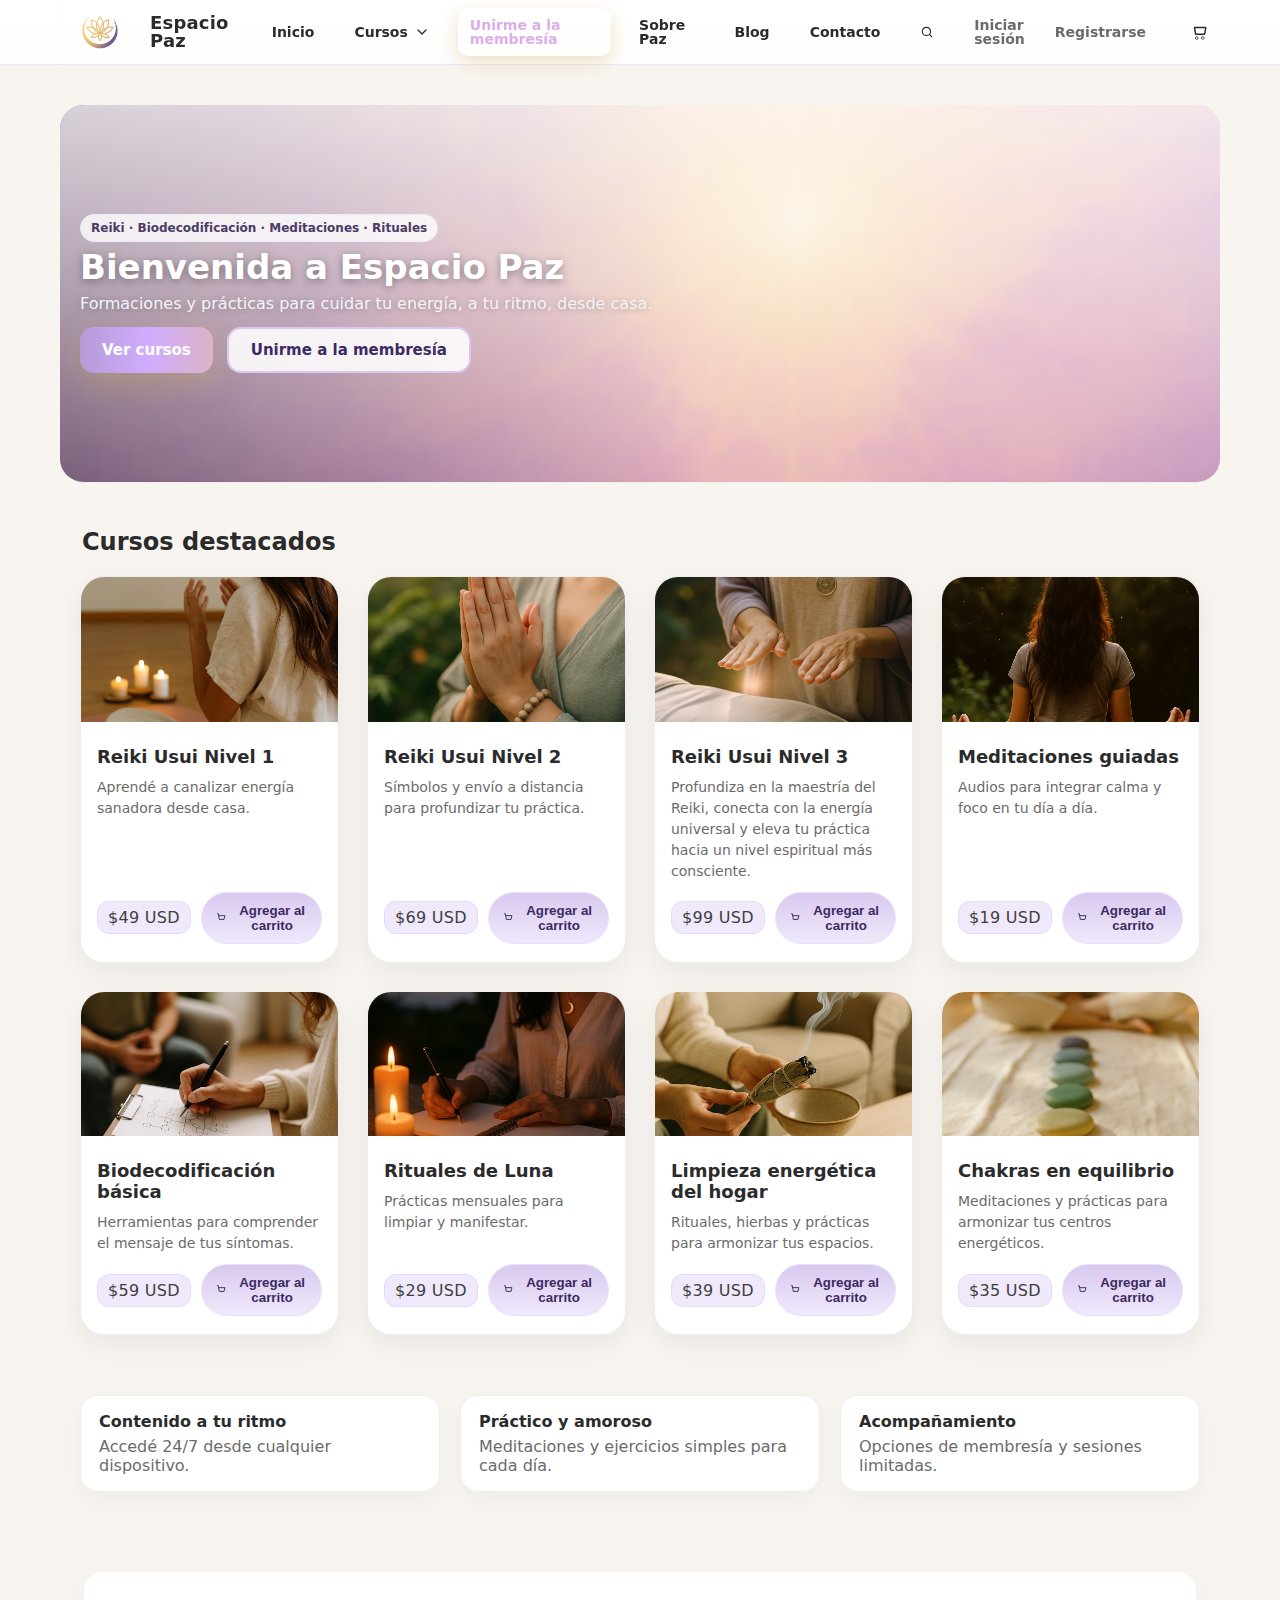
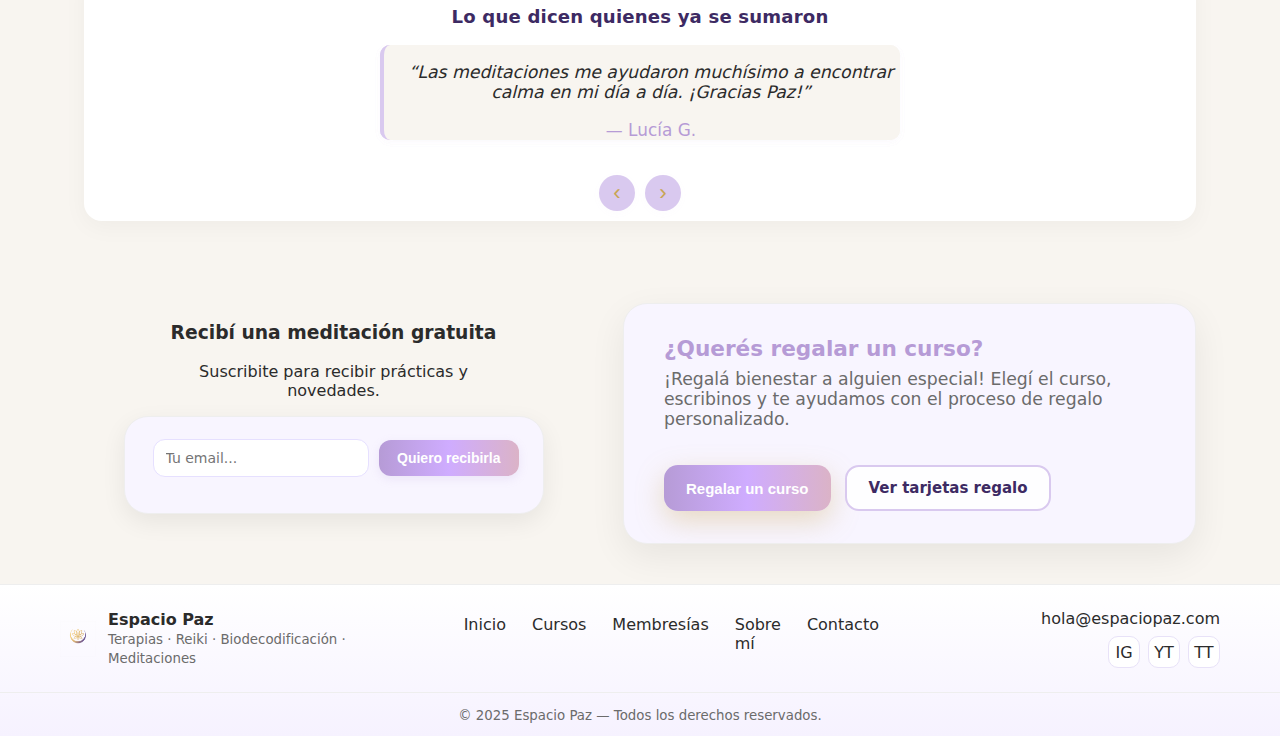
<file: index.html>
<!DOCTYPE html>
<html lang="es">
<head>
  <meta charset="utf-8">
  <meta name="viewport" content="width=device-width, initial-scale=1">
  <title>Espacio Paz — Cursos de bienestar</title>

  <!-- CSS -->
  <link rel="stylesheet" href="css/estilo.css">

  <!-- SEO base -->
  <meta name="description" content="Cursos de Reiki, Meditaciones, Biodecodificación y Rituales. Aprendé a tu ritmo con Paz.">

  <!-- Open Graph / compartir -->
  <meta property="og:title" content="Espacio Paz — Cursos de bienestar">
  <meta property="og:description" content="Formaciones y prácticas para cuidar tu energía, a tu ritmo.">
  <meta property="og:image" content="img/og-cover.jpg">
  <meta property="og:type" content="website">
  <meta property="og:url" content="https://espaciopaz.com/">

  <!-- Twitter Cards -->
  <meta name="twitter:card" content="summary_large_image">
  <meta name="twitter:title" content="Espacio Paz — Cursos de bienestar">
  <meta name="twitter:description" content="Formaciones y prácticas para cuidar tu energía, a tu ritmo.">
  <meta name="twitter:image" content="img/og-cover.jpg">

  <!-- Favicons / PWA icons -->
  <link rel="icon" href="img/favicon.ico">
  <link rel="icon" type="image/png" sizes="32x32" href="img/icon-32.png">
  <link rel="icon" type="image/png" sizes="192x192" href="img/icon-192.png">
  <link rel="apple-touch-icon" sizes="180x180" href="img/icon-180.png">

  <!-- Preload hero -->
  <link rel="preload" as="image" href="img/hero 3.png">
</head>
<body>

<header class="nav-wrap">
  <nav class="nav" aria-label="Navegación principal">
    <!-- Marca -->
    <div class="brand">
      <img src="img/logo.png" alt="Espacio Paz" class="logo">
      <span>Espacio Paz</span>
    </div>

    <!-- Hamburguesa -->
    <button class="icon-btn hamburger" type="button" aria-label="Abrir menú" aria-expanded="false" id="hamburgerBtn">
      <svg viewBox="0 0 24 24" fill="none"><path d="M3 6h18M3 12h18M3 18h18" stroke-width="2" stroke-linecap="round"/></svg>
    </button>

    <div class="nav-links" id="navLinks">
      <a href="index.html" aria-current="page">Inicio</a>

      <div class="dropdown" id="ddCursos">
        <a href="html/cursos.html" class="dropdown-toggle" role="button">Cursos
          <svg viewBox="0 0 24 24" fill="none" style="width:16px;height:16px">
            <path d="M6 9l6 6 6-6" stroke="currentColor" stroke-width="2" stroke-linecap="round"/>
          </svg>
        </a>
        <div class="dropdown-menu">
          <a href="html/cursos/reiki.html">🔆 Reiki</a>
          <a href="html/cursos/meditaciones.html">🧘 Meditaciones</a>
          <a href="html/cursos/biodecodificacion.html">🌿 Biodecodificación</a>
          <a href="html/cursos/rituales.html">🔮 Rituales</a>
        </div>
      </div>

      <a href="html/membresia.html" class="cta">Unirme a la membresía</a>
      <a href="html/sobre-paz.html">Sobre Paz</a>

      <a href="html/blog.html">Blog</a>
      <a href="html/contacto.html">Contacto</a>

      <!-- BUSCADOR -->
      <div class="search-wrap" id="searchWrap">
        <input id="searchInput" type="search" placeholder="Buscar cursos… (ej: reiki, luna, chakras)" aria-label="Buscar cursos">
        <button class="icon-btn" type="button" id="searchToggle" aria-label="Abrir buscador">
          <svg viewBox="0 0 24 24" fill="none" width="18" height="18" stroke="currentColor">
            <circle cx="11" cy="11" r="7" stroke-width="2"/>
            <path d="M20 20l-3.5-3.5" stroke-width="2" stroke-linecap="round"/>
          </svg>
        </button>
        <div id="searchResults" class="search-results" aria-live="polite"></div>
      </div>

      <!-- Auth area (lo rellena el JS) -->
       <div class="auth" id="authArea"></div>


      <!-- Carrito -->
<a class="icon-btn cart-btn" href="html/carrito.html" aria-label="Carrito" id="cartButton">
  <svg viewBox="0 0 24 24" fill="none" width="20" height="20" stroke="currentColor" aria-hidden="true">
    <path d="M6 6h15l-1.5 9h-12L6 6z" stroke-width="2" stroke-linecap="round" stroke-linejoin="round"/>
    <circle cx="9" cy="20" r="1.8"></circle>
    <circle cx="17" cy="20" r="1.8"></circle>
  </svg>
  <span class="cart-badge" id="cartBadge" aria-live="polite">0</span>
</a>

    </div>
  </nav>
</header>

<main style="max-width:1200px;margin:40px auto;padding:0 20px">

  <!-- HERO -->
  <section class="hero">
    <img src="img/hero 3.png" alt="Espacio Paz" class="hero-img"
         loading="eager" fetchpriority="high" >
    <div class="hero-overlay"></div>

    <div class="hero-content">
      <div class="badges">
        <span class="pill">Reiki · Biodecodificación · Meditaciones · Rituales </span>
      </div>
      <h1>Bienvenida a <strong>Espacio Paz</strong></h1>
      <p>Formaciones y prácticas para cuidar tu energía, a tu ritmo, desde casa.</p>
      <div class="hero-cta">
        <a href="html/cursos.html" class="btn btn-primary">Ver cursos</a>
        <a href="html/membresia.html" class="btn btn-ghost">Unirme a la membresía</a>
      </div>
    </div>
  </section>

  <!-- CURSOS DESTACADOS -->
  <section class="cursos-wrap">
  <h2 class="section-title">Cursos destacados</h2>
  <div class="cursos-grid">

    <!-- 1 -->
    <article class="curso-card" data-href="html/curso-reiki1.html" tabindex="0" role="link" aria-label="Abrir curso Reiki Usui Nivel 1">
      <div class="curso-media">
        <img src="img/reiki1.jpg" alt="Reiki Usui Nivel 1"  width="640" height="360">
      </div>
      <div class="curso-body">
        <h3>Reiki Usui Nivel 1</h3>
        <p>Aprendé a canalizar energía sanadora desde casa.</p>
        <div class="curso-foot">
          <div class="curso-meta"><span class="price">$49 USD</span></div>
          <button class="btn-cart" type="button" data-add="reiki1">
            <svg viewBox="0 0 24 24" fill="none" aria-hidden="true"><path d="M3 3h2l2 12h10l2-8H6" stroke="currentColor" stroke-width="2" stroke-linecap="round" stroke-linejoin="round"/></svg>
            Agregar al carrito
          </button>
        </div>
      </div>
    </article>

    <!-- 2 -->
    <article class="curso-card" data-href="html/curso-reiki2.html" tabindex="0" role="link" aria-label="Abrir curso Reiki Usui Nivel 2">
      <div class="curso-media">
        <img src="img/reiki2.png" alt="Reiki Usui Nivel 2"  width="640" height="360">
      </div>
      <div class="curso-body">
        <h3>Reiki Usui Nivel 2</h3>
        <p>Símbolos y envío a distancia para profundizar tu práctica.</p>
        <div class="curso-foot">
          <div class="curso-meta"><span class="price">$69 USD</span></div>
          <button class="btn-cart" type="button" data-add="reiki2">
            <svg viewBox="0 0 24 24" fill="none" aria-hidden="true"><path d="M3 3h2l2 12h10l2-8H6" stroke="currentColor" stroke-width="2" stroke-linecap="round" stroke-linejoin="round"/></svg>
            Agregar al carrito
          </button>
        </div>
      </div>
    </article>

    <!-- 3 -->
    <article class="curso-card" data-href="html/curso-ebook-reiki.html" tabindex="0" role="link" aria-label="Abrir curso Reiki Usui Nivel 3">
      <div class="curso-media">
        <img src="img/reiki3.png" alt="Reiki Usui Nivel 3"  width="640" height="360">
      </div>
      <div class="curso-body">
        <h3>Reiki Usui Nivel 3</h3>
        <p>Profundiza en la maestría del Reiki, conecta con la energía universal y eleva tu práctica hacia un nivel espiritual más consciente.</p>
        <div class="curso-foot">
          <div class="curso-meta"><span class="price">$99 USD</span></div>
          <button class="btn-cart" type="button" data-add="reiki3">
            <svg viewBox="0 0 24 24" fill="none" aria-hidden="true"><path d="M3 3h2l2 12h10l2-8H6" stroke="currentColor" stroke-width="2" stroke-linecap="round" stroke-linejoin="round"/></svg>
            Agregar al carrito
          </button>
        </div>
      </div>
    </article>

    <!-- 4 -->
    <article class="curso-card" data-href="html/curso-meditaciones.html" tabindex="0" role="link" aria-label="Abrir curso Meditaciones guiadas">
      <div class="curso-media">
        <img src="img/meditaciones.png" alt="Meditaciones guiadas"  width="640" height="360">
      </div>
      <div class="curso-body">
        <h3>Meditaciones guiadas</h3>
        <p>Audios para integrar calma y foco en tu día a día.</p>
        <div class="curso-foot">
          <div class="curso-meta"><span class="price">$19 USD</span></div>
          <button class="btn-cart" type="button" data-add="meditaciones">
            <svg viewBox="0 0 24 24" fill="none" aria-hidden="true"><path d="M3 3h2l2 12h10l2-8H6" stroke="currentColor" stroke-width="2" stroke-linecap="round" stroke-linejoin="round"/></svg>
            Agregar al carrito
          </button>
        </div>
      </div>
    </article>

    <!-- 5 -->
    <article class="curso-card" data-href="html/curso-biodeco.html" tabindex="0" role="link" aria-label="Abrir curso Biodecodificación básica">
      <div class="curso-media">
        <img src="img/bio.png" alt="Biodecodificación básica"  width="640" height="360">
      </div>
      <div class="curso-body">
        <h3>Biodecodificación básica</h3>
        <p>Herramientas para comprender el mensaje de tus síntomas.</p>
        <div class="curso-foot">
          <div class="curso-meta"><span class="price">$59 USD</span></div>
          <button class="btn-cart" type="button" data-add="biodeco">
            <svg viewBox="0 0 24 24" fill="none" aria-hidden="true"><path d="M3 3h2l2 12h10l2-8H6" stroke="currentColor" stroke-width="2" stroke-linecap="round" stroke-linejoin="round"/></svg>
            Agregar al carrito
          </button>
        </div>
      </div>
    </article>

    <!-- 6 -->
    <article class="curso-card" data-href="html/curso-rituales.html" tabindex="0" role="link" aria-label="Abrir curso Rituales de Luna">
      <div class="curso-media">
        <img src="img/rituales.png" alt="Rituales de Luna"  width="640" height="360">
      </div>
      <div class="curso-body">
        <h3>Rituales de Luna</h3>
        <p>Prácticas mensuales para limpiar y manifestar.</p>
        <div class="curso-foot">
          <div class="curso-meta"><span class="price">$29 USD</span></div>
          <button class="btn-cart" type="button" data-add="rituales">
            <svg viewBox="0 0 24 24" fill="none" aria-hidden="true"><path d="M3 3h2l2 12h10l2-8H6" stroke="currentColor" stroke-width="2" stroke-linecap="round" stroke-linejoin="round"/></svg>
            Agregar al carrito
          </button>
        </div>
      </div>
    </article>

    <!-- 7 -->
    <article class="curso-card" data-href="html/curso-limpieza-hogar.html" tabindex="0" role="link" aria-label="Abrir curso Limpieza energética del hogar">
      <div class="curso-media">
        <img src="img/limpieza.png" alt="Limpieza energética del hogar"  width="640" height="360">
      </div>
      <div class="curso-body">
        <h3>Limpieza energética del hogar</h3>
        <p>Rituales, hierbas y prácticas para armonizar tus espacios.</p>
        <div class="curso-foot">
          <div class="curso-meta"><span class="price">$39 USD</span></div>
          <button class="btn-cart" type="button" data-add="limpieza">
            <svg viewBox="0 0 24 24" fill="none" aria-hidden="true"><path d="M3 3h2l2 12h10l2-8H6" stroke="currentColor" stroke-width="2" stroke-linecap="round" stroke-linejoin="round"/></svg>
            Agregar al carrito
          </button>
        </div>
      </div>
    </article>

    <!-- 8 -->
    <article class="curso-card" data-href="html/curso-chakras.html" tabindex="0" role="link" aria-label="Abrir curso Chakras en equilibrio">
      <div class="curso-media">
        <img src="img/chakras.png" alt="Chakras en equilibrio"  width="640" height="360">
      </div>
      <div class="curso-body">
        <h3>Chakras en equilibrio</h3>
        <p>Meditaciones y prácticas para armonizar tus centros energéticos.</p>
        <div class="curso-foot">
          <div class="curso-meta"><span class="price">$35 USD</span></div>
          <button class="btn-cart" type="button" data-add="chakras">
            <svg viewBox="0 0 24 24" fill="none" aria-hidden="true"><path d="M3 3h2l2 12h10l2-8H6" stroke="currentColor" stroke-width="2" stroke-linecap="round" stroke-linejoin="round"/></svg>
            Agregar al carrito
          </button>
        </div>
      </div>
    </article>

  </div>
</section>

  <!-- BENEFICIOS -->
  <section class="beneficios">
    <div class="benefit">
      <h4>Contenido a tu ritmo</h4>
      <p>Accedé 24/7 desde cualquier dispositivo.</p>
    </div>
    <div class="benefit">
      <h4>Práctico y amoroso</h4>
      <p>Meditaciones y ejercicios simples para cada día.</p>
    </div>
    <div class="benefit">
      <h4>Acompañamiento</h4>
      <p>Opciones de membresía y sesiones limitadas.</p>
    </div>
  </section>

  <!-- Carrusel de opiniones + Newsletter + Regalar un curso -->
<section class="cta-news">
  <!-- Carrusel de opiniones -->
  <div class="opiniones-carrusel">
    <h4>Lo que dicen quienes ya se sumaron</h4>
    <div id="carruselOpiniones" class="carrusel-opinion">
      <blockquote>
        <p>“Las meditaciones me ayudaron muchísimo a encontrar calma en mi día a día. ¡Gracias Paz!”</p>
        <footer>— Lucía G.</footer>
      </blockquote>
    </div>
    <div class="carrusel-controles">
      <button type="button" id="prevOpinion" aria-label="Opinión anterior">‹</button>
      <button type="button" id="nextOpinion" aria-label="Opinión siguiente">›</button>
    </div>
  </div>
  <!-- Newsletter + Regalar curso -->
  <div class="cta-news-row">
    <div class="cta-news-col">
      <h3 class="newsletter-title">Recibí una meditación gratuita</h3>
      <p class="newsletter-desc">Suscribite para recibir prácticas y novedades.</p>
      <form id="newsletterForm" class="newsletter" novalidate>
        <label for="nlEmail" class="visually-hidden">Email</label>
        <input type="email" id="nlEmail" placeholder="Tu email..." autocomplete="email" required>
        <button type="submit" class="btn-nl">Quiero recibirla</button>
        <p id="nlMsg" class="nl-msg" aria-live="polite"></p>
      </form>
    </div>
    <div class="cta-news-col cta-regalo">
      <h3>¿Querés regalar un curso?</h3>
      <p>¡Regalá bienestar a alguien especial! Elegí el curso, escribinos y te ayudamos con el proceso de regalo personalizado.</p>
      <div class="gift-actions">
  <button class="btn btn-primary" id="openGift">Regalar un curso</button>
  <a class="btn btn-ghost" href="html/tarjetas-regalo.html">Ver tarjetas regalo</a>
</div>
    </div>
  </div>
</section>

  
</main>

<footer class="site-footer">
  <div class="footer-inner">
    <div class="f-brand">
      <img src="img/logo.png" alt="Espacio Paz" class="f-logo">
      <div>
        <strong>Espacio Paz</strong>
        <small>Terapias · Reiki · Biodecodificación · Meditaciones</small>
      </div>
    </div>

    <nav class="f-links">
      <a href="index.html">Inicio</a>
      <a href="html/cursos.html">Cursos</a>
      <a href="html/membresia.html">Membresías</a>
      <a href="html/sobre-paz.html">Sobre mí</a>
      <a href="html/contacto.html">Contacto</a>
    </nav>

    <div class="f-contact">
      <a href="mailto:hola@espaciopaz.com">hola@espaciopaz.com</a>
      <div class="f-social">
        <a href="#" aria-label="Instagram">IG</a>
        <a href="#" aria-label="YouTube">YT</a>
        <a href="#" aria-label="TikTok">TT</a>
      </div>
    </div>
  </div>

  <div class="footer-bottom">
    <small>© 2025 Espacio Paz — Todos los derechos reservados.</small>
  </div>
</footer>

<!-- ===== MODAL AUTH ===== -->
<div class="auth-backdrop" id="authBackdrop" aria-hidden="true"></div>
<section class="auth-modal" id="authModal" role="dialog" aria-modal="true" aria-labelledby="authTitle" hidden>
  <button class="auth-close" id="authClose" aria-label="Cerrar" type="button">×</button>

  <header class="auth-tabs">
    <button class="auth-tab" data-tab="login" id="tabLogin" aria-controls="panelLogin" aria-selected="true" type="button">Iniciar sesión</button>
    <button class="auth-tab" data-tab="register" id="tabRegister" aria-controls="panelRegister" aria-selected="false" type="button">Registrarse</button>
  </header>

  <!-- Login -->
  <form class="auth-panel" id="panelLogin">
    <h3 id="authTitle" class="auth-title">¡Hola de nuevo!</h3>
    <label class="auth-field">
      <span>Email</span>
      <input type="email" id="loginEmail" autocomplete="email" required>
    </label>
    <label class="auth-field">
      <span>Contraseña</span>
      <input type="password" id="loginPass" autocomplete="current-password" required>
    </label>
    <div class="auth-actions">
      <label class="auth-remember"><input type="checkbox"> Recordarme</label>
      <a href="#" class="auth-link">Olvidé mi contraseña</a>
    </div>
    <button class="auth-btn" type="submit">Entrar</button>
    <p class="auth-msg" id="loginMsg" aria-live="polite"></p>
  </form>

  <!-- Register -->
  <form class="auth-panel" id="panelRegister" hidden>
    <h3 class="auth-title">Crear cuenta</h3>
    <label class="auth-field">
      <span>Nombre</span>
      <input type="text" id="regName" autocomplete="name" required>
    </label>
    <label class="auth-field">
      <span>Email</span>
      <input type="email" id="regEmail" autocomplete="email" required>
    </label>
    <label class="auth-field">
      <span>Contraseña</span>
      <input type="password" id="regPass" autocomplete="new-password" minlength="6" required>
    </label>
    <button class="auth-btn" type="submit">Crear cuenta</button>
    <p class="auth-msg" id="regMsg" aria-live="polite"></p>
  </form>
</section>

<!-- CTA flotante solo mobile -->

<!-- JSON-LD cursos -->
<script type="application/ld+json">
{
  "@context":"https://schema.org",
  "@type":"ItemList",
  "itemListElement":[
    {
      "@type":"ListItem","position":1,
      "item":{
        "@type":"Course",
        "name":"Reiki Usui Nivel 1",
        "description":"Aprendé a canalizar energía sanadora desde casa.",
        "provider":{"@type":"Organization","name":"Espacio Paz","url":"https://espaciopaz.com"},
        "offers":{"@type":"Offer","price":"49.00","priceCurrency":"USD","availability":"https://schema.org/InStock","url":"https://espaciopaz.com/html/curso-reiki1.html"}
      }
    },
    {
      "@type":"ListItem","position":2,
      "item":{
        "@type":"Course",
        "name":"Reiki Usui Nivel 2",
        "description":"Símbolos y envío a distancia para profundizar tu práctica.",
        "provider":{"@type":"Organization","name":"Espacio Paz","url":"https://espaciopaz.com"},
        "offers":{"@type":"Offer","price":"69.00","priceCurrency":"USD","availability":"https://schema.org/InStock","url":"https://espaciopaz.com/html/curso-reiki2.html"}
      }
    },
    {
      "@type":"ListItem","position":3,
      "item":{
        "@type":"Course",
        "name":"Reiki Usui Nivel 3",
        "description":"Maestría del Reiki y conexión con la energía universal.",
        "provider":{"@type":"Organization","name":"Espacio Paz","url":"https://espaciopaz.com"},
        "offers":{"@type":"Offer","price":"99.00","priceCurrency":"USD","availability":"https://schema.org/InStock","url":"https://espaciopaz.com/html/curso-ebook-reiki.html"}
      }
    }
  ]
}
</script>

<!-- JS -->
<script src="js/script.js"></script>
</body>
</html>
</file>
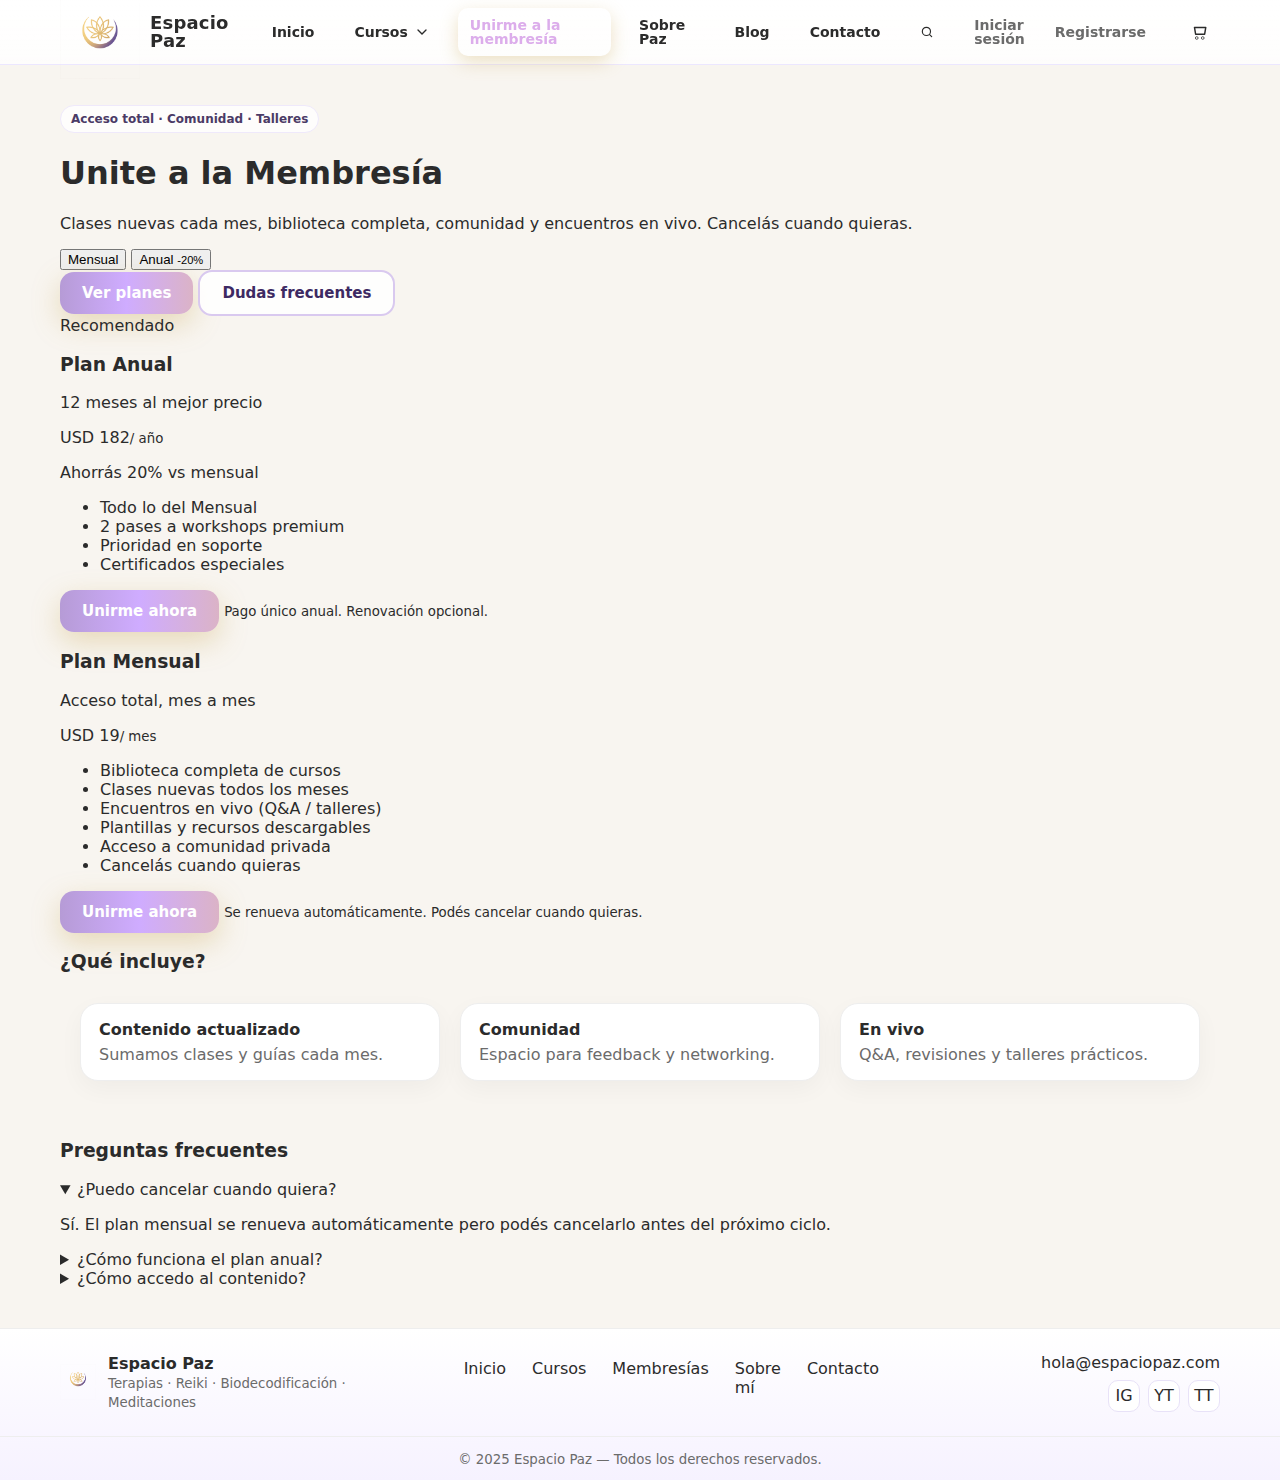
<file: html/blog.html>
<!DOCTYPE html>
<html lang="es">
<head>
  <meta charset="utf-8">
  <meta name="viewport" content="width=device-width, initial-scale=1">
  <title>Unirme a la Membresía — Espacio Paz</title>

  <!-- CSS -->
  <link rel="stylesheet" href="../css/estilo.css">

  <!-- SEO base -->
  <meta name="description" content="Acceso total a cursos, clases nuevas cada mes, comunidad y encuentros en vivo. Cancelás cuando quieras.">

  <!-- Open Graph / compartir -->
  <meta property="og:title" content="Unirme a la Membresía — Espacio Paz">
  <meta property="og:description" content="Acceso total a cursos, comunidad y talleres en vivo.">
  <meta property="og:image" content="../img/og-cover.jpg">
  <meta property="og:type" content="website">
  <meta property="og:url" content="https://espaciopaz.com/html/membresia.html">

  <!-- Favicons -->
  <link rel="icon" href="../img/favicon.ico">
  <link rel="icon" type="image/png" sizes="32x32" href="../img/icon-32.png">
  <link rel="icon" type="image/png" sizes="192x192" href="../img/icon-192.png">
  <link rel="apple-touch-icon" sizes="180x180" href="../img/icon-180.png">
</head>
<body>

<header class="nav-wrap">
  <nav class="nav" aria-label="Navegación principal">
    <!-- Marca -->
    <div class="brand">
      <img src="../img/logo.png" alt="Espacio Paz" class="logo">
      <span>Espacio Paz</span>
    </div>

    <!-- Hamburguesa -->
    <button class="icon-btn hamburger" type="button" aria-label="Abrir menú" aria-expanded="false" id="hamburgerBtn">
      <svg viewBox="0 0 24 24" fill="none"><path d="M3 6h18M3 12h18M3 18h18" stroke-width="2" stroke-linecap="round"/></svg>
    </button>

    <div class="nav-links" id="navLinks">
      <a href="../index.html">Inicio</a>

      <div class="dropdown" id="ddCursos">
        <button class="dropdown-toggle" type="button">Cursos
          <svg viewBox="0 0 24 24" fill="none" style="width:16px;height:16px">
            <path d="M6 9l6 6 6-6" stroke="currentColor" stroke-width="2" stroke-linecap="round"/>
          </svg>
        </button>
        <div class="dropdown-menu">
          <a href="./cursos/reiki.html">🔆 Reiki</a>
          <a href="./cursos/meditaciones.html">🧘 Meditaciones</a>
          <a href="./cursos/biodecodificacion.html">🌿 Biodecodificación</a>
          <a href="./cursos/rituales.html">🔮 Rituales</a>
        </div>
      </div>

      <a href="./membresia.html" class="cta" aria-current="page">Unirme a la membresía</a>
  <a href="./sobre-paz.html">Sobre Paz</a>
      <a href="./blog.html">Blog</a>
      <a href="./contacto.html">Contacto</a>

      <!-- BUSCADOR -->
      <div class="search-wrap" id="searchWrap">
        <input id="searchInput" type="search" placeholder="Buscar cursos… (ej: reiki, luna, chakras)" aria-label="Buscar cursos">
        <button class="icon-btn" type="button" id="searchToggle" aria-label="Abrir buscador">
          <svg viewBox="0 0 24 24" fill="none" width="18" height="18" stroke="currentColor">
            <circle cx="11" cy="11" r="7" stroke-width="2"/>
            <path d="M20 20l-3.5-3.5" stroke-width="2" stroke-linecap="round"/>
          </svg>
        </button>
        <div id="searchResults" class="search-results" aria-live="polite"></div>
      </div>

      <!-- Auth area -->
      <div class="auth" id="authArea"></div>

      <!-- Carrito -->
      <a class="icon-btn cart-btn" href="./carrito.html" aria-label="Carrito" id="cartButton">
        <svg viewBox="0 0 24 24" fill="none" width="20" height="20" stroke="currentColor" aria-hidden="true">
          <path d="M6 6h15l-1.5 9h-12L6 6z" stroke-width="2" stroke-linecap="round" stroke-linejoin="round"/>
          <circle cx="9" cy="20" r="1.8"></circle>
          <circle cx="17" cy="20" r="1.8"></circle>
        </svg>
        <span class="cart-badge" id="cartBadge" aria-live="polite">0</span>
      </a>
    </div>
  </nav>
</header>

<main style="max-width:1200px;margin:40px auto;padding:0 20px">

  <!-- === HERO MEMBRESÍA === -->
  <section class="membresia-hero" aria-labelledby="m-title">
    <div class="m-wrap">
      <span class="pill">Acceso total · Comunidad · Talleres</span>
      <h1 id="m-title">Unite a la <span class="hl">Membresía</span></h1>
      <p>Clases nuevas cada mes, biblioteca completa, comunidad y encuentros en vivo. Cancelás cuando quieras.</p>

      <div class="m-toggle" role="tablist" aria-label="Planes de membresía">
        <button class="m-toggle-btn is-active" role="tab" aria-selected="true" data-plan="mensual">Mensual</button>
        <button class="m-toggle-btn" role="tab" aria-selected="false" data-plan="anual">Anual <small class="badge">-20%</small></button>
      </div>

      <div class="m-cta">
        <a class="btn btn-primary" id="m-join-primary" href="#planes">Ver planes</a>
        <a class="btn btn-ghost" href="#m-faq">Dudas frecuentes</a>
      </div>
    </div>
  </section>

  <!-- === PLANES === -->
  <section class="membresia-planes" id="planes" aria-label="Planes">
    <div class="m-wrap">
      <div class="planes-grid">
        <!-- Mensual -->
        <article class="plan-card" data-plan-card="mensual" tabindex="0">
          <header>
            <h3>Plan Mensual</h3>
            <p class="sub">Acceso total, mes a mes</p>
            <div class="plan-price"><span class="amount" data-price="mensual">USD 19</span><small>/ mes</small></div>
          </header>
          <ul class="plan-list">
            <li>Biblioteca completa de cursos</li>
            <li>Clases nuevas todos los meses</li>
            <li>Encuentros en vivo (Q&A / talleres)</li>
            <li>Plantillas y recursos descargables</li>
            <li>Acceso a comunidad privada</li>
            <li>Cancelás cuando quieras</li>
          </ul>
          <a class="btn btn-primary plan-cta" data-checkout="mensual" href="#" rel="nofollow">Unirme ahora</a>
          <small class="legal">Se renueva automáticamente. Podés cancelar cuando quieras.</small>
        </article>

        <!-- Anual -->
        <article class="plan-card featured" data-plan-card="anual" tabindex="0" aria-label="Plan Anual recomendado">
          <header>
            <span class="tag">Recomendado</span>
            <h3>Plan Anual</h3>
            <p class="sub">12 meses al mejor precio</p>
            <div class="plan-price"><span class="amount" data-price="anual">USD 182</span><small>/ año</small></div>
            <p class="save">Ahorrás 20% vs mensual</p>
          </header>
          <ul class="plan-list">
            <li>Todo lo del Mensual</li>
            <li>2 pases a workshops premium</li>
            <li>Prioridad en soporte</li>
            <li>Certificados especiales</li>
          </ul>
          <a class="btn btn-primary plan-cta" data-checkout="anual" href="#" rel="nofollow">Unirme ahora</a>
          <small class="legal">Pago único anual. Renovación opcional.</small>
        </article>
      </div>
    </div>
  </section>

  <!-- === BENEFICIOS === -->
  <section class="membresia-beneficios" aria-label="Qué incluye">
    <div class="m-wrap">
      <h3 class="m-subtitle">¿Qué incluye?</h3>
      <div class="beneficios">
        <div class="benefit"><h4>Contenido actualizado</h4><p>Sumamos clases y guías cada mes.</p></div>
        <div class="benefit"><h4>Comunidad</h4><p>Espacio para feedback y networking.</p></div>
        <div class="benefit"><h4>En vivo</h4><p>Q&A, revisiones y talleres prácticos.</p></div>
      </div>
    </div>
  </section>

  <!-- === FAQ === -->
  <section class="membresia-faq" id="m-faq" aria-label="Preguntas frecuentes">
    <div class="m-wrap">
      <h3 class="m-subtitle">Preguntas frecuentes</h3>
      <details class="faq" open>
        <summary>¿Puedo cancelar cuando quiera?</summary>
        <p>Sí. El plan mensual se renueva automáticamente pero podés cancelarlo antes del próximo ciclo.</p>
      </details>
      <details class="faq">
        <summary>¿Cómo funciona el plan anual?</summary>
        <p>Es un pago único por 12 meses con un 20% de descuento vs pagar mes a mes.</p>
      </details>
      <details class="faq">
        <summary>¿Cómo accedo al contenido?</summary>
        <p>Recibís un email con tu acceso. Desde tu cuenta podés ver todo el catálogo y sumarte a los vivos.</p>
      </details>
    </div>
  </section>

</main>

<footer class="site-footer">
  <div class="footer-inner">
    <div class="f-brand">
      <img src="../img/logo.png" alt="Espacio Paz" class="f-logo">
      <div>
        <strong>Espacio Paz</strong>
        <small>Terapias · Reiki · Biodecodificación · Meditaciones</small>
      </div>
    </div>

    <nav class="f-links">
      <a href="../index.html">Inicio</a>
      <a href="./cursos.html">Cursos</a>
      <a href="./membresia.html" aria-current="page">Membresías</a>
      <a href="./sobre-paz.html">Sobre mí</a>
      <a href="./contacto.html">Contacto</a>
    </nav>

    <div class="f-contact">
      <a href="mailto:hola@espaciopaz.com">hola@espaciopaz.com</a>
      <div class="f-social">
        <a href="#" aria-label="Instagram">IG</a>
        <a href="#" aria-label="YouTube">YT</a>
        <a href="#" aria-label="TikTok">TT</a>
      </div>
    </div>
  </div>

  <div class="footer-bottom">
    <small>© 2025 Espacio Paz — Todos los derechos reservados.</small>
  </div>
</footer>

<!-- ===== MODAL AUTH ===== (idéntico al index) -->
<div class="auth-backdrop" id="authBackdrop" aria-hidden="true"></div>
<section class="auth-modal" id="authModal" role="dialog" aria-modal="true" aria-labelledby="authTitle" hidden>
  <button class="auth-close" id="authClose" aria-label="Cerrar" type="button">×</button>

  <header class="auth-tabs">
    <button class="auth-tab" data-tab="login" id="tabLogin" aria-controls="panelLogin" aria-selected="true" type="button">Iniciar sesión</button>
    <button class="auth-tab" data-tab="register" id="tabRegister" aria-controls="panelRegister" aria-selected="false" type="button">Registrarse</button>
  </header>

  <form class="auth-panel" id="panelLogin">
    <h3 id="authTitle" class="auth-title">¡Hola de nuevo!</h3>
    <label class="auth-field">
      <span>Email</span>
      <input type="email" id="loginEmail" autocomplete="email" required>
    </label>
    <label class="auth-field">
      <span>Contraseña</span>
      <input type="password" id="loginPass" autocomplete="current-password" required>
    </label>
    <div class="auth-actions">
      <label class="auth-remember"><input type="checkbox"> Recordarme</label>
      <a href="#" class="auth-link">Olvidé mi contraseña</a>
    </div>
    <button class="auth-btn" type="submit">Entrar</button>
    <p class="auth-msg" id="loginMsg" aria-live="polite"></p>
  </form>

  <form class="auth-panel" id="panelRegister" hidden>
    <h3 class="auth-title">Crear cuenta</h3>
    <label class="auth-field">
      <span>Nombre</span>
      <input type="text" id="regName" autocomplete="name" required>
    </label>
    <label class="auth-field">
      <span>Email</span>
      <input type="email" id="regEmail" autocomplete="email" required>
    </label>
    <label class="auth-field">
      <span>Contraseña</span>
      <input type="password" id="regPass" autocomplete="new-password" minlength="6" required>
    </label>
    <button class="auth-btn" type="submit">Crear cuenta</button>
    <p class="auth-msg" id="regMsg" aria-live="polite"></p>
  </form>
</section>

<!-- CTA flotante (la dejamos igual que en index; si preferís, podemos ocultarla acá) -->

<!-- JS -->
<script src="../js/script.js"></script>
<script src="../js/membresia.js" type="module"></script>
</body>
</html>
</file>
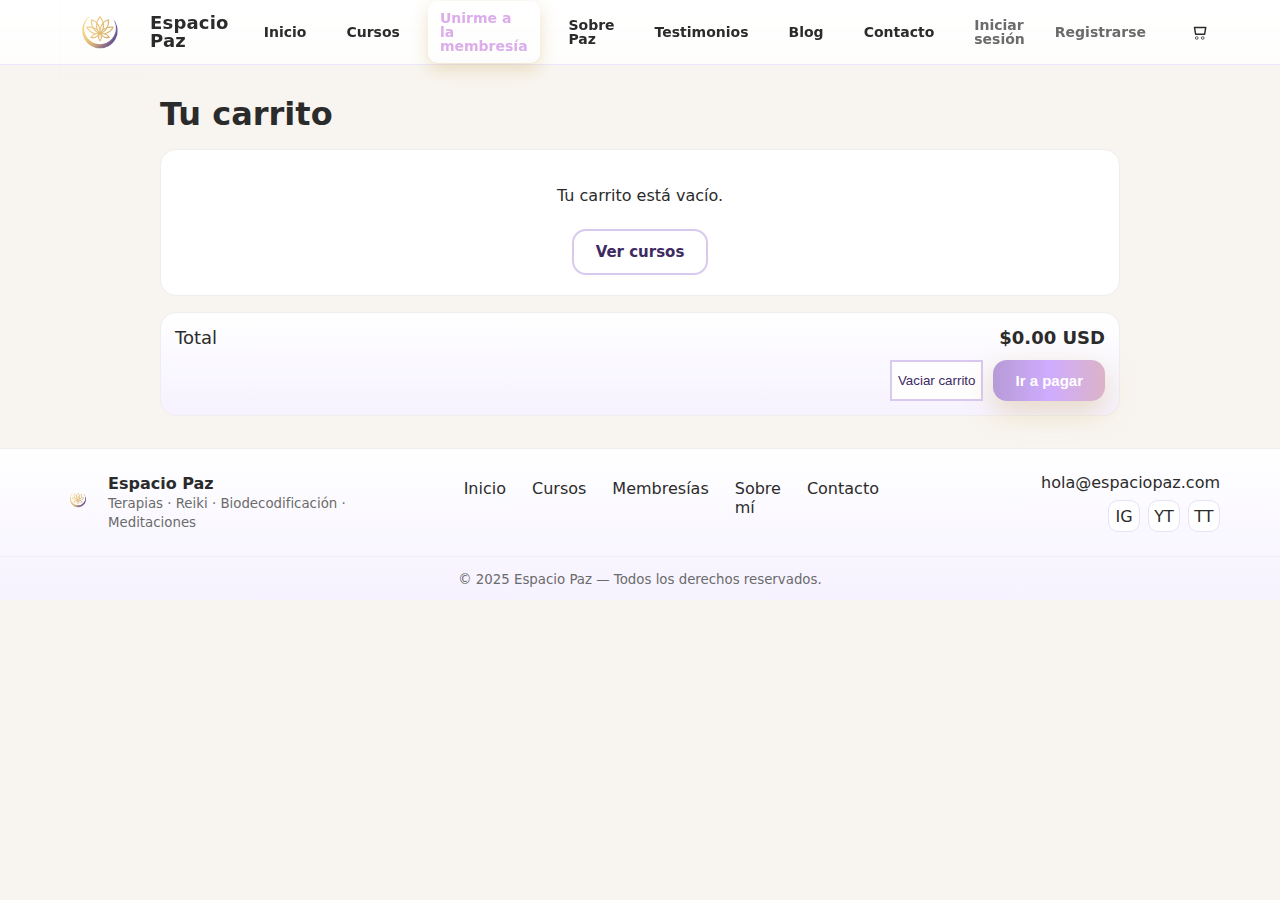
<file: html/carrito.html>
<!DOCTYPE html>
<html lang="es">
<head>
  <meta charset="utf-8">
  <meta name="viewport" content="width=device-width, initial-scale=1">
  <title>Tu carrito — Espacio Paz</title>
  <link rel="stylesheet" href="../css/carrito.css">
  <link rel="stylesheet" href="../css/estilo.css">
  <meta name="description" content="Revisá tus cursos antes de realizar el pago.">
</head>
<body>

<header class="nav-wrap">
  <nav class="nav" aria-label="Navegación principal">
    <div class="brand">
      <img src="../img/logo.png" alt="Espacio Paz" class="logo">
      <span>Espacio Paz</span>
    </div>
    <button class="icon-btn hamburger" aria-label="Abrir menú" aria-expanded="false" id="hamburgerBtn">
      <svg viewBox="0 0 24 24" fill="none"><path d="M3 6h18M3 12h18M3 18h18" stroke-width="2" stroke-linecap="round"/></svg>
    </button>
    <div class="nav-links" id="navLinks">
      <a href="../index.html">Inicio</a>
      <a href="cursos.html">Cursos</a>
      <a href="membresia.html" class="cta">Unirme a la membresía</a>
      <a href="sobre-paz.html">Sobre Paz</a>
      <a href="testimonios.html">Testimonios</a>
      <a href="blog.html">Blog</a>
      <a href="contacto.html">Contacto</a>

      <div class="auth">
        <a href="#" data-open="login">Iniciar sesión</a>
        <a href="#" data-open="register">Registrarse</a>
      </div>

      <a class="icon-btn cart-btn" href="carrito.html" aria-label="Carrito" id="cartButton">
        <svg viewBox="0 0 24 24" fill="none" width="20" height="20" stroke="currentColor" aria-hidden="true">
          <path d="M6 6h15l-1.5 9h-12L6 6z" stroke-width="2" stroke-linecap="round" stroke-linejoin="round"/>
          <circle cx="9" cy="20" r="1.8"></circle>
          <circle cx="17" cy="20" r="1.8"></circle>
        </svg>
        <span class="cart-badge" id="cartBadge">0</span>
      </a>
    </div>
  </nav>
</header>

<main style="max-width:1000px;margin:30px auto;padding:0 20px">
  <h1 style="margin:8px 0 16px">Tu carrito</h1>

  <section class="cart">
    <ul class="cart-list" id="cartList"></ul>

    <div class="cart-summary">
      <div class="cart-row">
        <span>Total</span>
        <strong id="cartTotal">$0.00 USD</strong>
      </div>
      <div class="cart-actions">
        <button class="btn-ghost" id="clearCart" type="button">Vaciar carrito</button>
        <button class="btn btn-primary" id="checkoutBtn" type="button">Ir a pagar</button>
      </div>
    </div>
  </section>
</main>

<footer class="site-footer">
  <div class="footer-inner">
    <div class="f-brand">
      <img src="../img/logo.png" alt="Espacio Paz" class="f-logo">
      <div>
        <strong>Espacio Paz</strong>
        <small>Terapias · Reiki · Biodecodificación · Meditaciones</small>
      </div>
    </div>
    <nav class="f-links">
      <a href="../index.html">Inicio</a>
      <a href="cursos.html">Cursos</a>
      <a href="membresia.html">Membresías</a>
      <a href="sobre-paz.html">Sobre mí</a>
      <a href="contacto.html">Contacto</a>
    </nav>
    <div class="f-contact">
      <a href="mailto:hola@espaciopaz.com">hola@espaciopaz.com</a>
      <div class="f-social">
        <a href="#" aria-label="Instagram">IG</a>
        <a href="#" aria-label="YouTube">YT</a>
        <a href="#" aria-label="TikTok">TT</a>
      </div>
    </div>
  </div>
  <div class="footer-bottom">
    <small>© 2025 Espacio Paz — Todos los derechos reservados.</small>
  </div>
</footer>

<!-- Modal Auth (reutilizamos el de index si querés, lo omití aquí por brevedad) -->

<script src="../js/script.js"></script>
</body>
</html>
</file>
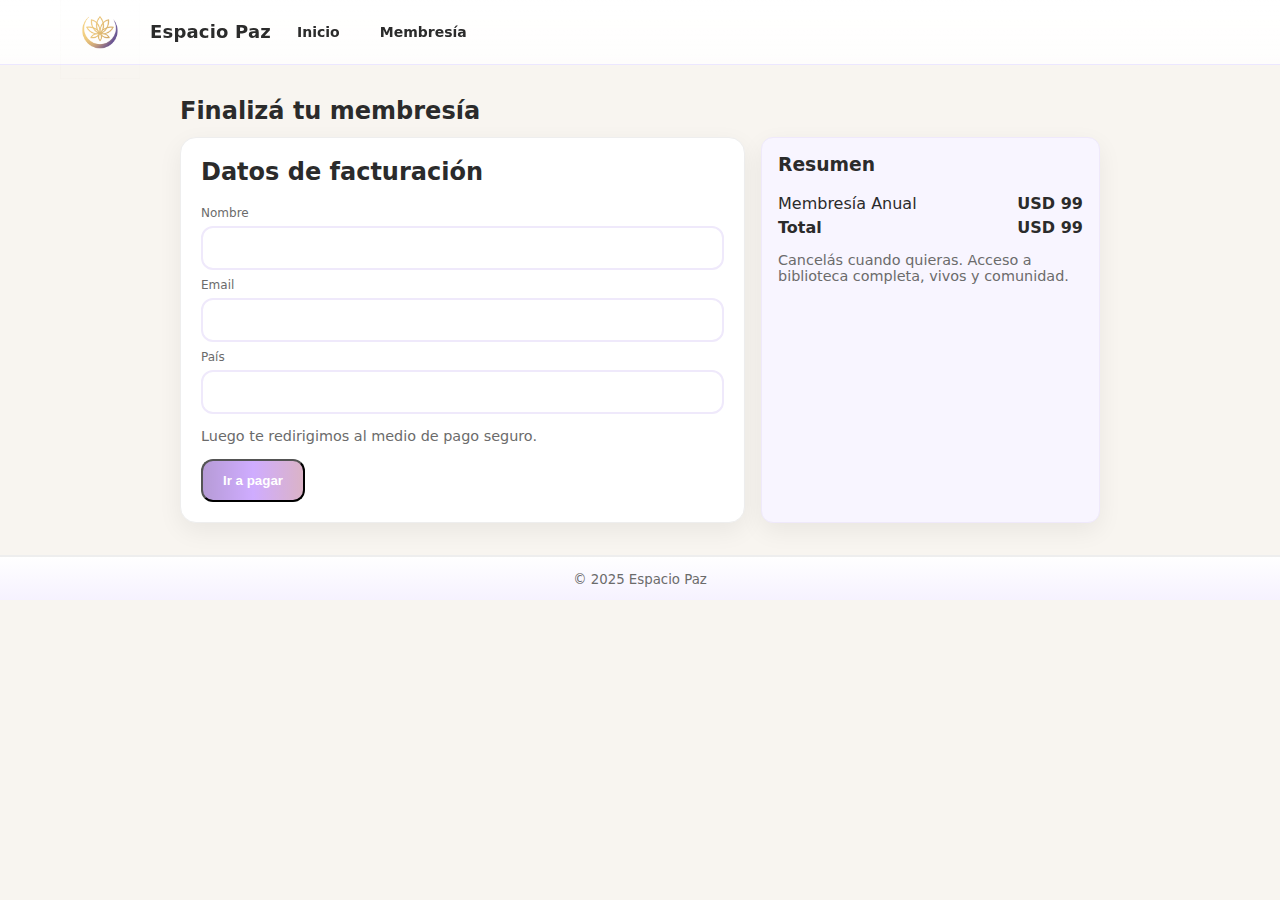
<file: html/checkout.html>
<!DOCTYPE html>
<html lang="es">
<head>
  <meta charset="utf-8" />
  <meta name="viewport" content="width=device-width,initial-scale=1" />
  <title>Checkout — Espacio Paz</title>
  <link rel="stylesheet" href="../css/estilo.css">
  <style>
    .co-wrap{max-width: 60rem; margin: 2rem auto; padding: 0 1.25rem;}
    .co-card{background:#fff; border:1px solid #eee; border-radius:1rem; padding:1.25rem; box-shadow:0 .5rem 1.5rem #00000010;}
    .co-grid{display:grid; grid-template-columns: 1.5fr .9fr; gap:1rem;}
    @media (max-width: 56rem){ .co-grid{ grid-template-columns:1fr; } }
    .co-title{font-size:1.5rem; margin:0 0 .75rem;}
    .co-summary{background: #f8f5ff; border:1px solid #efe9fb; border-radius:.75rem; padding:1rem;}
    .co-row{display:flex; justify-content:space-between; margin:.35rem 0;}
    .co-total{font-weight:800;}
    .btn-pay{display:inline-flex; align-items:center; justify-content:center; padding:.75rem 1.25rem; border-radius:.75rem; font-weight:800; color:#fff; background:linear-gradient(90deg,#b69bd6,#cfacff,#dbb3c7); text-decoration:none;}
    .co-note{color:var(--texto-claro); font-size:.9rem;}
  </style>
</head>
<body>
  <header class="nav-wrap">
    <nav class="nav">
      <div class="brand"><img src="../img/logo.png" alt="Espacio Paz" class="logo"><span>Espacio Paz</span></div>
      <div class="nav-links"><a href="../index.html">Inicio</a><a href="./membresia.html" aria-current="page">Membresía</a></div>
    </nav>
  </header>

  <main class="co-wrap">
    <h1 class="co-title">Finalizá tu membresía</h1>
    <div class="co-grid">
      <section class="co-card">
        <h2 style="margin-top:0">Datos de facturación</h2>
        <form id="coForm">
          <div class="auth-field"><span>Nombre</span><input type="text" id="coName" required></div>
          <div class="auth-field"><span>Email</span><input type="email" id="coEmail" required></div>
          <div class="auth-field"><span>País</span><input type="text" id="coCountry" required></div>
          <p class="co-note">Luego te redirigimos al medio de pago seguro.</p>
          <button class="btn-pay" type="submit">Ir a pagar</button>
        </form>
      </section>
      <aside class="co-card co-summary">
        <h3 style="margin-top:0">Resumen</h3>
        <div class="co-row"><span>Membresía Anual</span><strong>USD 99</strong></div>
        <div class="co-row co-total"><span>Total</span><strong>USD 99</strong></div>
        <p class="co-note">Cancelás cuando quieras. Acceso a biblioteca completa, vivos y comunidad.</p>
      </aside>
    </div>
  </main>

  <footer class="site-footer">
    <div class="footer-bottom"><small>© 2025 Espacio Paz</small></div>
  </footer>

  <script>
    // Prefill con “usuario” simulado
    (function(){
      try {
        const u = JSON.parse(localStorage.getItem("pazUser")||"null");
        if (u && u.email) document.getElementById("coEmail").value = u.email;
        if (u && u.name)  document.getElementById("coName").value  = u.name;
      } catch {}
      document.getElementById("coForm").addEventListener("submit", function(e){
        e.preventDefault();
        // TODO: aquí vas a redirigir a tu checkout real (MercadoPago/PayPal/Stripe)
        // Simulación:
        alert("Ahora te llevamos al pago seguro…");
        window.location.href = "https://tu-checkout.anual"; // reemplazar
      });
    })();
  </script>
</body>
</html>
</file>
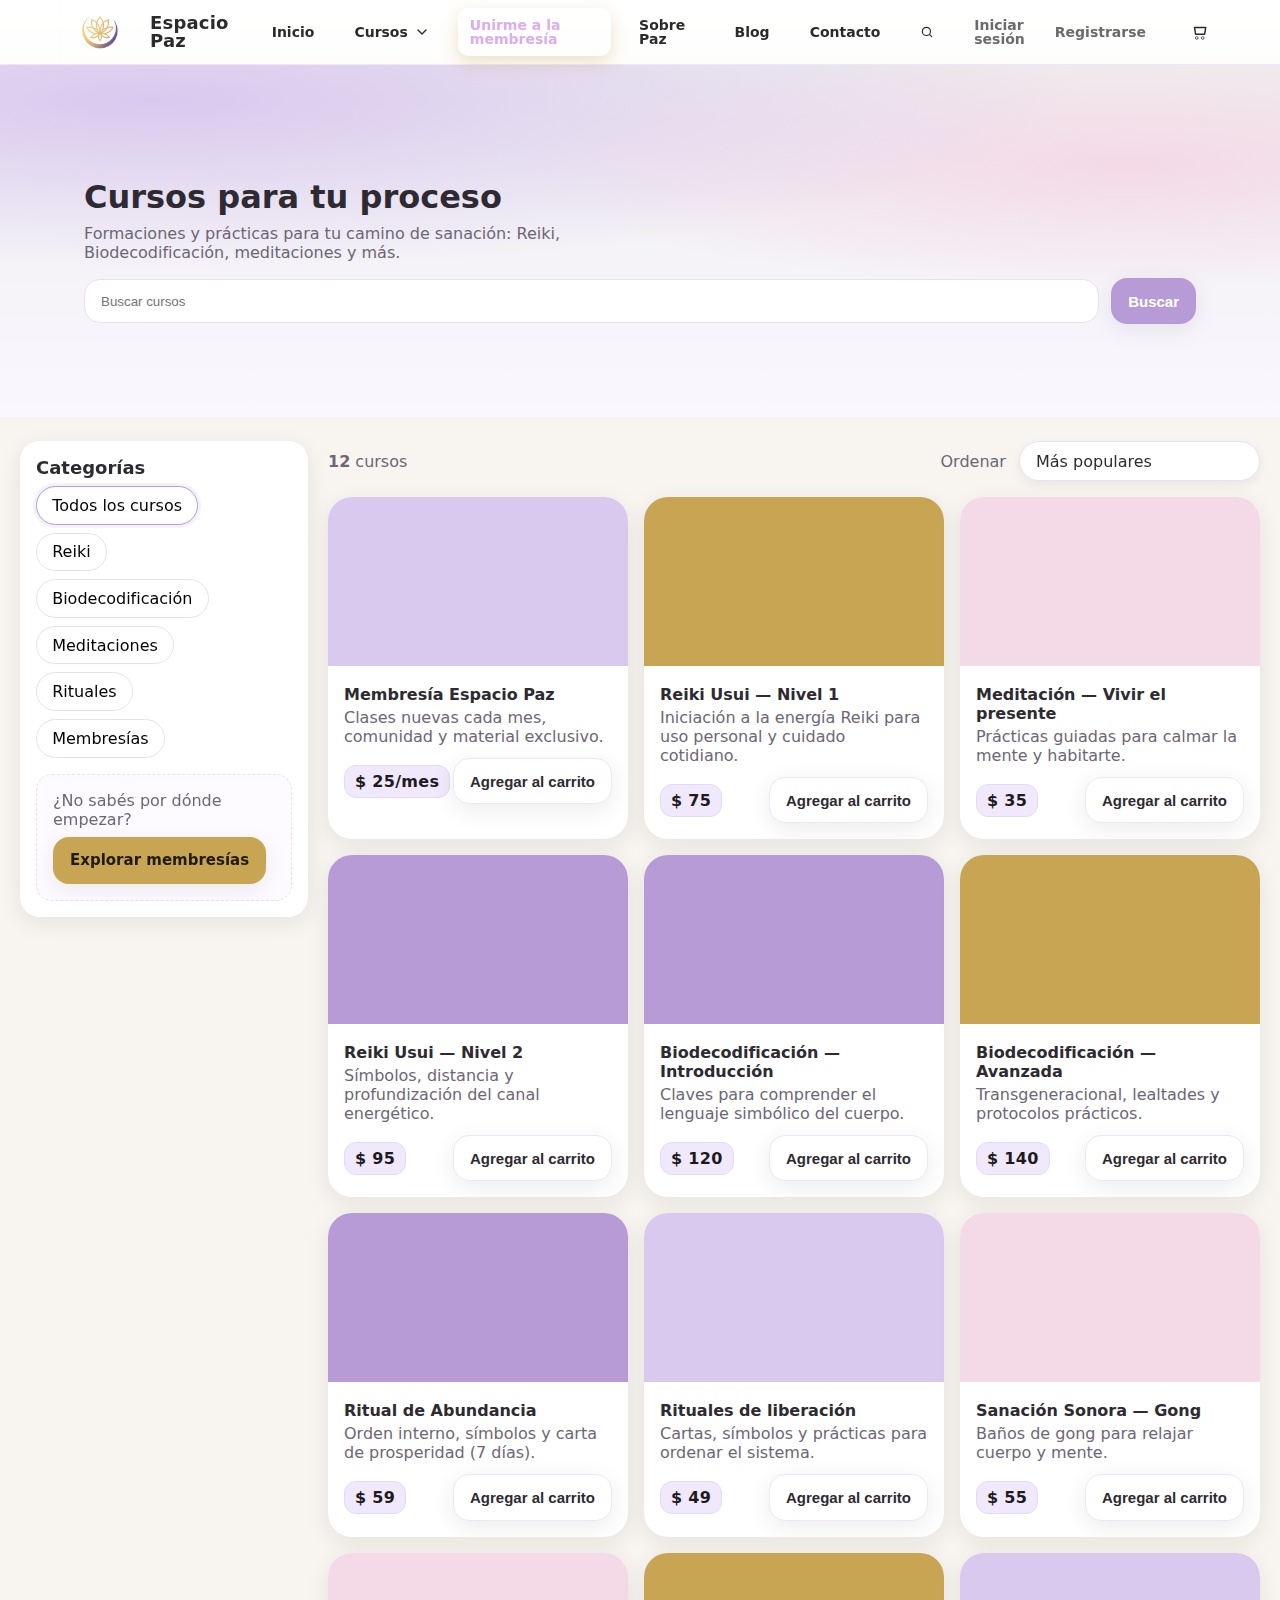
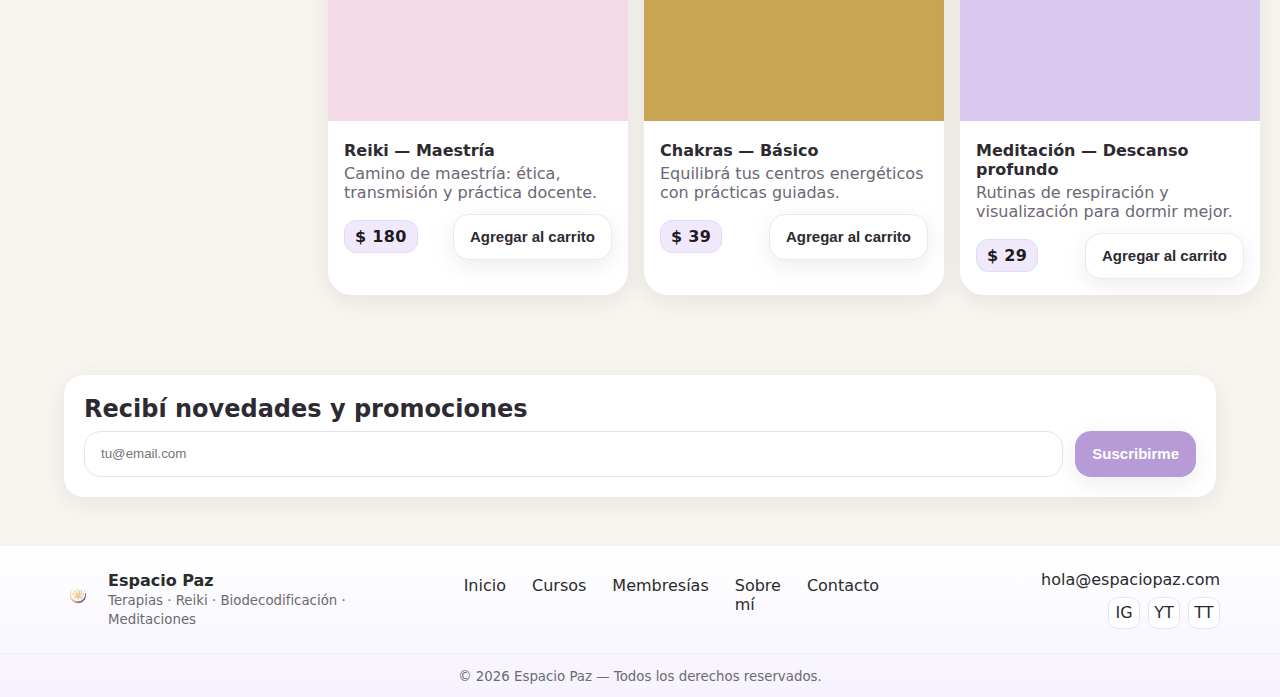
<file: html/cursos.html>
<!DOCTYPE html>
<html lang="es">
<head>
  <meta charset="utf-8">
  <meta name="viewport" content="width=device-width, initial-scale=1">
  <title>Espacio Paz — Cursos</title>
  <meta name="description" content="Cursos y formaciones de Espacio Paz: Reiki, Meditaciones, Biodecodificación y más.">
  <link rel="stylesheet" href="../css/estilo.css">
  <link rel="stylesheet" href="../css/cursos.css">
</head>
<body>

<header class="nav-wrap">
  <nav class="nav" aria-label="Navegación principal">
    <!-- Marca -->
    <div class="brand">
      <img src="../img/logo.png" alt="Espacio Paz" class="logo">
      <span>Espacio Paz</span>
    </div>

    <!-- Hamburguesa -->
    <button class="icon-btn hamburger" type="button" aria-label="Abrir menú" aria-expanded="false" id="hamburgerBtn">
      <svg viewBox="0 0 24 24" fill="none"><path d="M3 6h18M3 12h18M3 18h18" stroke-width="2" stroke-linecap="round"/></svg>
    </button>

    <div class="nav-links" id="navLinks">
      <a href="../index.html">Inicio</a>

      <div class="dropdown" id="ddCursos">
        <a href="cursos.html" class="dropdown-toggle" role="button">Cursos
          <svg viewBox="0 0 24 24" fill="none" style="width:16px;height:16px">
            <path d="M6 9l6 6 6-6" stroke="currentColor" stroke-width="2" stroke-linecap="round"/>
          </svg>
        </a>
        <div class="dropdown-menu">
          <a href="cursos/reiki.html">🔆 Reiki</a>
          <a href="cursos/meditaciones.html">🧘 Meditaciones</a>
          <a href="cursos/biodecodificacion.html">🌿 Biodecodificación</a>
          <a href="cursos/rituales.html">🔮 Rituales</a>
        </div>
      </div>

      <a href="membresia.html" class="cta">Unirme a la membresía</a>
      <a href="sobre-paz.html">Sobre Paz</a>
      <a href="blog.html">Blog</a>
      <a href="contacto.html">Contacto</a>

      <!-- BUSCADOR -->
      <div class="search-wrap" id="searchWrap">
        <input id="searchInput" type="search" placeholder="Buscar cursos… (ej: reiki, luna, chakras)" aria-label="Buscar cursos">
        <button class="icon-btn" type="button" id="searchToggle" aria-label="Abrir buscador">
          <svg viewBox="0 0 24 24" fill="none" width="18" height="18" stroke="currentColor">
            <circle cx="11" cy="11" r="7" stroke-width="2"/>
            <path d="M20 20l-3.5-3.5" stroke-width="2" stroke-linecap="round"/>
          </svg>
        </button>
        <div id="searchResults" class="search-results" aria-live="polite"></div>
      </div>

      <!-- Auth area (lo rellena el JS) -->
      <div class="auth" id="authArea">
        <a href="#" data-open="login">Iniciar sesión</a>
        <a href="#" data-open="register">Registrarse</a>
      </div>

      <!-- Carrito -->
      <a class="icon-btn cart-btn" href="carrito.html" aria-label="Carrito" id="cartButton">
        <svg viewBox="0 0 24 24" fill="none" width="20" height="20" stroke="currentColor" aria-hidden="true">
          <path d="M6 6h15l-1.5 9h-12L6 6z" stroke-width="2" stroke-linecap="round" stroke-linejoin="round"/>
          <circle cx="9" cy="20" r="1.8"></circle>
          <circle cx="17" cy="20" r="1.8"></circle>
        </svg>
        <span class="cart-badge" id="cartBadge" aria-live="polite">0</span>
      </a>
    </div>
  </nav>
</header>


<main id="contenido" class="courses">
  <!-- HERO -->
  <section class="courses-hero" aria-label="Destacado">
    <div class="courses-hero__bg" role="img" aria-label="Fondo con degradados lila y rosa"></div>
    <div class="courses-hero__inner">
      <h1 class="courses-hero__title">Cursos para tu proceso</h1>
      <p class="courses-hero__subtitle">
        Formaciones y prácticas para tu camino de sanación: Reiki,
        Biodecodificación, meditaciones y más.
      </p>
      <form class="courses-hero__search" role="search" aria-label="Buscar cursos">
        <label class="sr-only" for="q">Buscar cursos</label>
        <input id="q" class="input" name="q" type="search" placeholder="Buscar cursos" autocomplete="off" />
        <button class="btn" type="submit">Buscar</button>
      </form>
    </div>
  </section>

  <!-- BODY -->
  <section class="courses-body" aria-label="Listado de cursos y filtros">
    <aside class="courses-sidebar" aria-labelledby="cats-title">
      <h2 id="cats-title" class="courses-sidebar__title">Categorías</h2>
      <button class="courses-sidebar__toggle" aria-expanded="false" aria-controls="cats-list">
        Filtros <span class="chev" aria-hidden="true">▾</span>
      </button>
      <div id="cats-list" class="courses-sidebar__panel">
        <ul class="courses-filter">
          <li><button class="chip is-active" data-filter="todos">Todos los cursos</button></li>
          <li><button class="chip" data-filter="reiki">Reiki</button></li>
          <li><button class="chip" data-filter="biodecodificacion">Biodecodificación</button></li>
          <li><button class="chip" data-filter="meditaciones">Meditaciones</button></li>
          <li><button class="chip" data-filter="rituales">Rituales</button></li>
          <li><button class="chip" data-filter="membresias">Membresías</button></li>
        </ul>
        <div class="courses-cta">
          <p class="courses-cta__text">¿No sabés por dónde empezar?</p>
          <a class="btn btn-secondary" href="/membresias/">Explorar membresías</a>
        </div>
      </div>
    </aside>

    <div class="courses-listing">
      <!-- Toolbar -->
      <div class="courses-toolbar" role="region" aria-label="Herramientas del listado">
        <div class="toolbar-left">
          <span class="count" aria-live="polite"><strong id="count">0</strong> cursos</span>
        </div>
        <div class="toolbar-right">
          <label for="orden" class="toolbar-label">Ordenar</label>
          <select id="orden" class="select">
            <option value="pop">Más populares</option>
            <option value="new">Más recientes</option>
            <option value="priceAsc">Precio: menor a mayor</option>
            <option value="priceDesc">Precio: mayor a menor</option>
          </select>
        </div>
      </div>

      <!-- GRID -->
      <ul id="grid" class="courses-grid" aria-label="Listado de cursos">
        <!-- 1 -->
        <li class="course-card" data-cats="reiki" data-price="75" data-pop="98" data-date="2025-07-01">
          <a class="course-card__link" href="/cursos/reiki-nivel-1.html">
            <div class="course-card__media color-1" aria-hidden="true"></div>
            <div class="course-card__body">
              <h3 class="course-card__title">Reiki Usui — Nivel 1</h3>
              <p class="course-card__desc">Iniciación a la energía Reiki para uso personal y cuidado cotidiano.</p>
              <div class="course-card__meta">
                <span class="price" aria-label="Precio">$ 75</span>
                <button class="btn btn-ghost add-cart" data-id="reiki-n1" type="button">Agregar al carrito</button>
              </div>
            </div>
          </a>
        </li>

        <!-- 2 -->
        <li class="course-card" data-cats="biodecodificacion" data-price="120" data-pop="86" data-date="2025-08-15">
          <a class="course-card__link" href="/cursos/biodecodificacion-intro.html">
            <div class="course-card__media color-2" aria-hidden="true"></div>
            <div class="course-card__body">
              <h3 class="course-card__title">Biodecodificación — Introducción</h3>
              <p class="course-card__desc">Claves para comprender el lenguaje simbólico del cuerpo.</p>
              <div class="course-card__meta">
                <span class="price">$ 120</span>
                <button class="btn btn-ghost add-cart" data-id="bio-intro" type="button">Agregar al carrito</button>
              </div>
            </div>
          </a>
        </li>

        <!-- 3 -->
        <li class="course-card" data-cats="meditaciones" data-price="35" data-pop="92" data-date="2025-06-10">
          <a class="course-card__link" href="/cursos/meditacion-presencia.html">
            <div class="course-card__media color-3" aria-hidden="true"></div>
            <div class="course-card__body">
              <h3 class="course-card__title">Meditación — Vivir el presente</h3>
              <p class="course-card__desc">Prácticas guiadas para calmar la mente y habitarte.</p>
              <div class="course-card__meta">
                <span class="price">$ 35</span>
                <button class="btn btn-ghost add-cart" data-id="med-presencia" type="button">Agregar al carrito</button>
              </div>
            </div>
          </a>
        </li>

        <!-- 4 -->
        <li class="course-card" data-cats="rituales" data-price="49" data-pop="80" data-date="2025-05-22">
          <a class="course-card__link" href="/cursos/rituales-liberacion.html">
            <div class="course-card__media color-4" aria-hidden="true"></div>
            <div class="course-card__body">
              <h3 class="course-card__title">Rituales de liberación</h3>
              <p class="course-card__desc">Cartas, símbolos y prácticas para ordenar el sistema.</p>
              <div class="course-card__meta">
                <span class="price">$ 49</span>
                <button class="btn btn-ghost add-cart" data-id="rituales-lib" type="button">Agregar al carrito</button>
              </div>
            </div>
          </a>
        </li>

        <!-- 5 -->
        <li class="course-card" data-cats="reiki" data-price="95" data-pop="91" data-date="2025-08-01">
          <a class="course-card__link" href="/cursos/reiki-nivel-2.html">
            <div class="course-card__media color-2" aria-hidden="true"></div>
            <div class="course-card__body">
              <h3 class="course-card__title">Reiki Usui — Nivel 2</h3>
              <p class="course-card__desc">Símbolos, distancia y profundización del canal energético.</p>
              <div class="course-card__meta">
                <span class="price">$ 95</span>
                <button class="btn btn-ghost add-cart" data-id="reiki-n2" type="button">Agregar al carrito</button>
              </div>
            </div>
          </a>
        </li>

        <!-- 6 -->
        <li class="course-card" data-cats="reiki" data-price="180" data-pop="78" data-date="2025-09-05">
          <a class="course-card__link" href="/cursos/reiki-maestria.html">
            <div class="course-card__media color-3" aria-hidden="true"></div>
            <div class="course-card__body">
              <h3 class="course-card__title">Reiki — Maestría</h3>
              <p class="course-card__desc">Camino de maestría: ética, transmisión y práctica docente.</p>
              <div class="course-card__meta">
                <span class="price">$ 180</span>
                <button class="btn btn-ghost add-cart" data-id="reiki-master" type="button">Agregar al carrito</button>
              </div>
            </div>
          </a>
        </li>

        <!-- 7 -->
        <li class="course-card" data-cats="biodecodificacion" data-price="140" data-pop="84" data-date="2025-07-28">
          <a class="course-card__link" href="/cursos/biodecodificacion-avanzada.html">
            <div class="course-card__media color-1" aria-hidden="true"></div>
            <div class="course-card__body">
              <h3 class="course-card__title">Biodecodificación — Avanzada</h3>
              <p class="course-card__desc">Transgeneracional, lealtades y protocolos prácticos.</p>
              <div class="course-card__meta">
                <span class="price">$ 140</span>
                <button class="btn btn-ghost add-cart" data-id="bio-adv" type="button">Agregar al carrito</button>
              </div>
            </div>
          </a>
        </li>

        <!-- 8 -->
        <li class="course-card" data-cats="meditaciones" data-price="29" data-pop="74" data-date="2025-06-25">
          <a class="course-card__link" href="/cursos/meditacion-sueño.html">
            <div class="course-card__media color-4" aria-hidden="true"></div>
            <div class="course-card__body">
              <h3 class="course-card__title">Meditación — Descanso profundo</h3>
              <p class="course-card__desc">Rutinas de respiración y visualización para dormir mejor.</p>
              <div class="course-card__meta">
                <span class="price">$ 29</span>
                <button class="btn btn-ghost add-cart" data-id="med-suenio" type="button">Agregar al carrito</button>
              </div>
            </div>
          </a>
        </li>

        <!-- 9 -->
        <li class="course-card" data-cats="rituales" data-price="59" data-pop="82" data-date="2025-05-30">
          <a class="course-card__link" href="/cursos/ritual-abundancia.html">
            <div class="course-card__media color-2" aria-hidden="true"></div>
            <div class="course-card__body">
              <h3 class="course-card__title">Ritual de Abundancia</h3>
              <p class="course-card__desc">Orden interno, símbolos y carta de prosperidad (7 días).</p>
              <div class="course-card__meta">
                <span class="price">$ 59</span>
                <button class="btn btn-ghost add-cart" data-id="ritual-abo" type="button">Agregar al carrito</button>
              </div>
            </div>
          </a>
        </li>

        <!-- 10 -->
        <li class="course-card" data-cats="meditaciones" data-price="39" data-pop="76" data-date="2025-06-05">
          <a class="course-card__link" href="/cursos/chakras-basico.html">
            <div class="course-card__media color-1" aria-hidden="true"></div>
            <div class="course-card__body">
              <h3 class="course-card__title">Chakras — Básico</h3>
              <p class="course-card__desc">Equilibrá tus centros energéticos con prácticas guiadas.</p>
              <div class="course-card__meta">
                <span class="price">$ 39</span>
                <button class="btn btn-ghost add-cart" data-id="chakras-basic" type="button">Agregar al carrito</button>
              </div>
            </div>
          </a>
        </li>

        <!-- 11 -->
        <li class="course-card" data-cats="meditaciones" data-price="55" data-pop="79" data-date="2025-04-18">
          <a class="course-card__link" href="/cursos/sonido-gong.html">
            <div class="course-card__media color-3" aria-hidden="true"></div>
            <div class="course-card__body">
              <h3 class="course-card__title">Sanación Sonora — Gong</h3>
              <p class="course-card__desc">Baños de gong para relajar cuerpo y mente.</p>
              <div class="course-card__meta">
                <span class="price">$ 55</span>
                <button class="btn btn-ghost add-cart" data-id="gong" type="button">Agregar al carrito</button>
              </div>
            </div>
          </a>
        </li>

        <!-- 12 -->
        <li class="course-card" data-cats="membresias" data-price="25" data-pop="99" data-date="2025-09-01">
          <a class="course-card__link" href="/membresia.html">
            <div class="course-card__media color-4" aria-hidden="true"></div>
            <div class="course-card__body">
              <h3 class="course-card__title">Membresía Espacio Paz</h3>
              <p class="course-card__desc">Clases nuevas cada mes, comunidad y material exclusivo.</p>
              <div class="course-card__meta">
                <span class="price">$ 25/mes</span>
                <button class="btn btn-ghost add-cart" data-id="membresia" type="button">Agregar al carrito</button>
              </div>
            </div>
          </a>
        </li>
      </ul>
    </div>
  </section>

  <section class="courses-newsletter" aria-label="Suscripción a novedades">
    <h2 class="nl-title">Recibí novedades y promociones</h2>
    <form class="nl-form">
      <label class="sr-only" for="email">Correo electrónico</label>
      <input id="email" class="input" type="email" placeholder="tu@email.com" aria-required="true" />
      <button class="btn" type="submit">Suscribirme</button>
    </form>
  </section>
</main>

<footer class="site-footer">
  <div class="footer-inner">
    <div class="f-brand">
      <img src="../img/logo.png" alt="Espacio Paz" class="f-logo">
      <div>
        <strong>Espacio Paz</strong>
        <small>Terapias · Reiki · Biodecodificación · Meditaciones</small>
      </div>
    </div>
    <nav class="f-links">
      <a href="../index.html">Inicio</a>
      <a href="cursos.html">Cursos</a>
      <a href="membresia.html">Membresías</a>
      <a href="sobre-paz.html">Sobre mí</a>
      <a href="contacto.html">Contacto</a>
    </nav>
    <div class="f-contact">
      <a href="mailto:hola@espaciopaz.com">hola@espaciopaz.com</a>
      <div class="f-social">
        <a href="#" aria-label="Instagram">IG</a>
        <a href="#" aria-label="YouTube">YT</a>
        <a href="#" aria-label="TikTok">TT</a>
      </div>
    </div>
  </div>
  <div class="footer-bottom">
    <small>© <span id="year"></span> Espacio Paz — Todos los derechos reservados.</small>
  </div>
</footer>

<!-- ===== MODAL AUTH ===== -->
<div class="auth-backdrop" id="authBackdrop" aria-hidden="true"></div>
<section class="auth-modal" id="authModal" role="dialog" aria-modal="true" aria-labelledby="authTitle" hidden>
  <button class="auth-close" id="authClose" aria-label="Cerrar" type="button">×</button>

  <header class="auth-tabs">
    <button class="auth-tab" data-tab="login" id="tabLogin" aria-controls="panelLogin" aria-selected="true" type="button">Iniciar sesión</button>
    <button class="auth-tab" data-tab="register" id="tabRegister" aria-controls="panelRegister" aria-selected="false" type="button">Registrarse</button>
  </header>

  <!-- Login -->
  <form class="auth-panel" id="panelLogin">
    <h3 id="authTitle" class="auth-title">¡Hola de nuevo!</h3>
    <label class="auth-field">
      <span>Email</span>
      <input type="email" id="loginEmail" autocomplete="email" required>
    </label>
    <label class="auth-field">
      <span>Contraseña</span>
      <input type="password" id="loginPass" autocomplete="current-password" required>
    </label>
    <div class="auth-actions">
      <label class="auth-remember"><input type="checkbox"> Recordarme</label>
      <a href="#" class="auth-link">Olvidé mi contraseña</a>
    </div>
    <button class="auth-btn" type="submit">Entrar</button>
    <p class="auth-msg" id="loginMsg" aria-live="polite"></p>
  </form>

  <!-- Register -->
  <form class="auth-panel" id="panelRegister" hidden>
    <h3 class="auth-title">Crear cuenta</h3>
    <label class="auth-field">
      <span>Nombre</span>
      <input type="text" id="regName" autocomplete="name" required>
    </label>
    <label class="auth-field">
      <span>Email</span>
      <input type="email" id="regEmail" autocomplete="email" required>
    </label>
    <label class="auth-field">
      <span>Contraseña</span>
      <input type="password" id="regPass" autocomplete="new-password" minlength="6" required>
    </label>
    <button class="auth-btn" type="submit">Crear cuenta</button>
    <p class="auth-msg" id="regMsg" aria-live="polite"></p>
  </form>
</section>

<script src="../js/script.js"></script>
<script src="../js/cursos.js" defer></script>
</body>
</html>
</file>
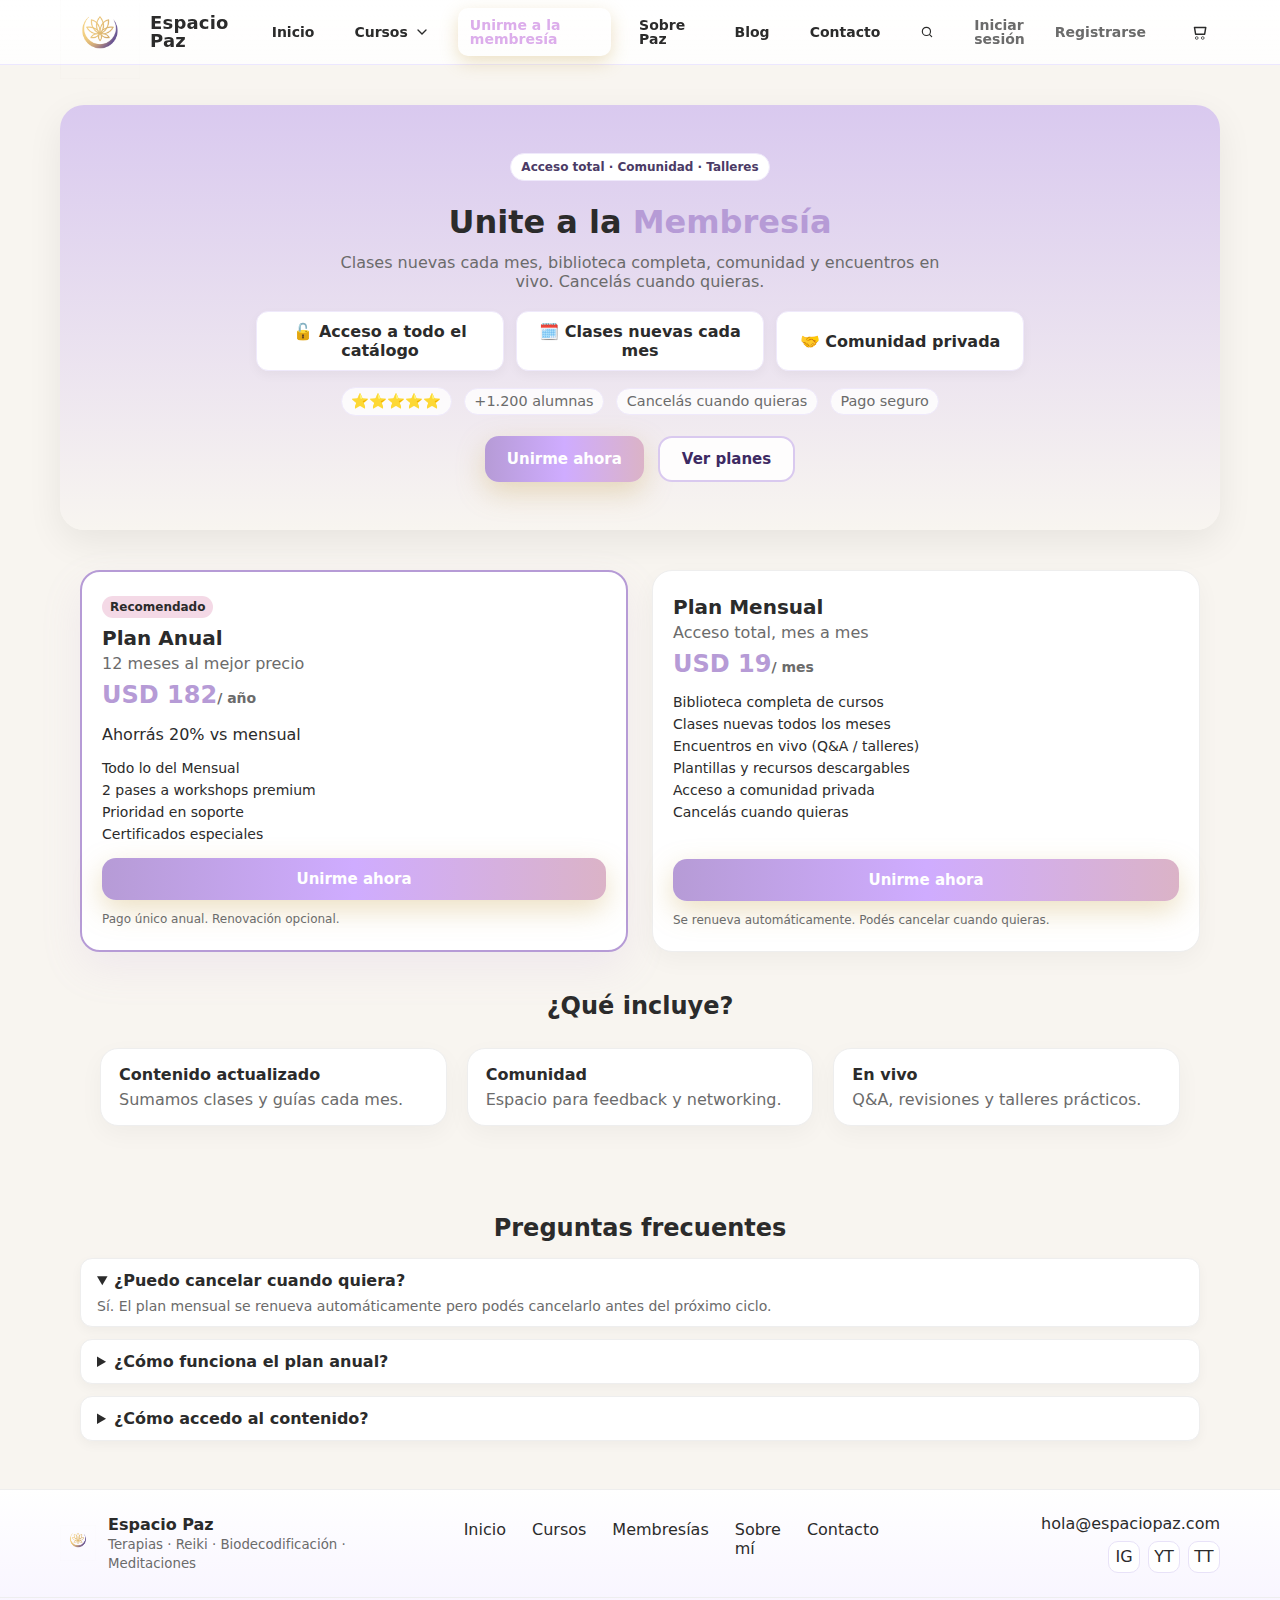
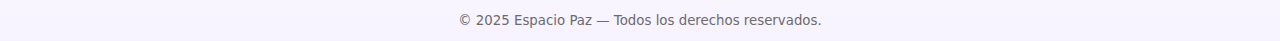
<file: html/membresia.html>
<!DOCTYPE html>
<html lang="es">
<head>
  <meta charset="utf-8">
  <meta name="viewport" content="width=device-width, initial-scale=1">
  <title>Unirme a la Membresía — Espacio Paz</title>

  <!-- CSS base -->
<link rel="stylesheet" href="../css/estilo.css">
<!-- CSS específico de membresía -->
<link rel="stylesheet" href="../css/membresia.css">


  <!-- SEO base -->
  <meta name="description" content="Acceso total a cursos, clases nuevas cada mes, comunidad y encuentros en vivo. Cancelás cuando quieras.">

  <!-- Open Graph / compartir -->
  <meta property="og:title" content="Unirme a la Membresía — Espacio Paz">
  <meta property="og:description" content="Acceso total a cursos, comunidad y talleres en vivo.">
  <meta property="og:image" content="../img/og-cover.jpg">
  <meta property="og:type" content="website">
  <meta property="og:url" content="https://espaciopaz.com/html/membresia.html">

  <!-- Favicons -->
  <link rel="icon" href="../img/favicon.ico">
  <link rel="icon" type="image/png" sizes="32x32" href="../img/icon-32.png">
  <link rel="icon" type="image/png" sizes="192x192" href="../img/icon-192.png">
  <link rel="apple-touch-icon" sizes="180x180" href="../img/icon-180.png">
</head>
<body>

<header class="nav-wrap">
  <nav class="nav" aria-label="Navegación principal">
    <!-- Marca -->
    <div class="brand">
      <img src="../img/logo.png" alt="Espacio Paz" class="logo">
      <span>Espacio Paz</span>
    </div>

    <!-- Hamburguesa -->
    <button class="icon-btn hamburger" type="button" aria-label="Abrir menú" aria-expanded="false" id="hamburgerBtn">
      <svg viewBox="0 0 24 24" fill="none"><path d="M3 6h18M3 12h18M3 18h18" stroke-width="2" stroke-linecap="round"/></svg>
    </button>

    <div class="nav-links" id="navLinks">
      <a href="../index.html">Inicio</a>

      <div class="dropdown" id="ddCursos">
        <button class="dropdown-toggle" type="button">Cursos
          <svg viewBox="0 0 24 24" fill="none" style="width:16px;height:16px">
            <path d="M6 9l6 6 6-6" stroke="currentColor" stroke-width="2" stroke-linecap="round"/>
          </svg>
        </button>
        <div class="dropdown-menu">
          <a href="./cursos/reiki.html">🔆 Reiki</a>
          <a href="./cursos/meditaciones.html">🧘 Meditaciones</a>
          <a href="./cursos/biodecodificacion.html">🌿 Biodecodificación</a>
          <a href="./cursos/rituales.html">🔮 Rituales</a>
        </div>
      </div>

      <a href="./membresia.html" class="cta" aria-current="page">Unirme a la membresía</a>
      <a href="./sobre.html">Sobre Paz</a>
      <a href="./blog.html">Blog</a>
      <a href="./contacto.html">Contacto</a>

      <!-- BUSCADOR -->
      <div class="search-wrap" id="searchWrap">
        <input id="searchInput" type="search" placeholder="Buscar cursos… (ej: reiki, luna, chakras)" aria-label="Buscar cursos">
        <button class="icon-btn" type="button" id="searchToggle" aria-label="Abrir buscador">
          <svg viewBox="0 0 24 24" fill="none" width="18" height="18" stroke="currentColor">
            <circle cx="11" cy="11" r="7" stroke-width="2"/>
            <path d="M20 20l-3.5-3.5" stroke-width="2" stroke-linecap="round"/>
          </svg>
        </button>
        <div id="searchResults" class="search-results" aria-live="polite"></div>
      </div>

      <!-- Auth area -->
      <div class="auth" id="authArea"></div>

      <!-- Carrito -->
      <a class="icon-btn cart-btn" href="./carrito.html" aria-label="Carrito" id="cartButton">
        <svg viewBox="0 0 24 24" fill="none" width="20" height="20" stroke="currentColor" aria-hidden="true">
          <path d="M6 6h15l-1.5 9h-12L6 6z" stroke-width="2" stroke-linecap="round" stroke-linejoin="round"/>
          <circle cx="9" cy="20" r="1.8"></circle>
          <circle cx="17" cy="20" r="1.8"></circle>
        </svg>
        <span class="cart-badge" id="cartBadge" aria-live="polite">0</span>
      </a>
    </div>
  </nav>
</header>

<main style="max-width:1200px;margin:40px auto;padding:0 20px">

  <!-- === HERO MEMBRESÍA === -->
  <section class="membresia-hero" aria-labelledby="m-title">
  <div class="m-wrap">
    <span class="pill">Acceso total · Comunidad · Talleres</span>

    <h1 id="m-title">Unite a la <span class="hl">Membresía</span></h1>
    <p>Clases nuevas cada mes, biblioteca completa, comunidad y encuentros en vivo. Cancelás cuando quieras.</p>

    <!-- NUEVO: beneficios rápidos -->
    <ul class="m-usp" role="list">
      <li>🔓 Acceso a todo el catálogo</li>
      <li>🗓️ Clases nuevas cada mes</li>
      <li>🤝 Comunidad privada</li>
    </ul>

    <!-- NUEVO: franja de confianza -->
    <div class="m-trust">
      <span>⭐️⭐️⭐️⭐️⭐️</span>
      <span>+1.200 alumnas</span>
      <span>Cancelás cuando quieras</span>
      <span>Pago seguro</span>
    </div>

    <!-- CTAs -->
    <div class="m-cta">
     <a class="btn btn-primary" href="#" data-join>Unirme ahora</a>
     <a class="btn btn-ghost" href="#planes">Ver planes</a>
    </div>
  </div>
</section>


  <!-- === PLANES === -->
  <section class="membresia-planes" id="planes" aria-label="Planes">
    <div class="m-wrap">
      <div class="planes-grid">
        <!-- Mensual -->
        <article class="plan-card" data-plan-card="mensual" tabindex="0">
          <header>
            <h3>Plan Mensual</h3>
            <p class="sub">Acceso total, mes a mes</p>
            <div class="plan-price"><span class="amount" data-price="mensual">USD 19</span><small>/ mes</small></div>
          </header>
          <ul class="plan-list">
            <li>Biblioteca completa de cursos</li>
            <li>Clases nuevas todos los meses</li>
            <li>Encuentros en vivo (Q&A / talleres)</li>
            <li>Plantillas y recursos descargables</li>
            <li>Acceso a comunidad privada</li>
            <li>Cancelás cuando quieras</li>
          </ul>
          <a class="btn btn-primary plan-cta" href="checkout.html" data-join>Unirme ahora</a>
          <small class="legal">Se renueva automáticamente. Podés cancelar cuando quieras.</small>
        </article>

        <!-- Anual -->
        <article class="plan-card featured" data-plan-card="anual" tabindex="0" aria-label="Plan Anual recomendado">
          <header>
            <span class="tag">Recomendado</span>
            <h3>Plan Anual</h3>
            <p class="sub">12 meses al mejor precio</p>
            <div class="plan-price"><span class="amount" data-price="anual">USD 182</span><small>/ año</small></div>
            <p class="save">Ahorrás 20% vs mensual</p>
          </header>
          <ul class="plan-list">
            <li>Todo lo del Mensual</li>
            <li>2 pases a workshops premium</li>
            <li>Prioridad en soporte</li>
            <li>Certificados especiales</li>
          </ul>
          <a class="btn btn-primary plan-cta" href="checkout.html" data-join>Unirme ahora</a>
          <small class="legal">Pago único anual. Renovación opcional.</small>
        </article>
      </div>
    </div>
  </section>

  <!-- === BENEFICIOS === -->
  <section class="membresia-beneficios" aria-label="Qué incluye">
    <div class="m-wrap">
      <h3 class="m-subtitle">¿Qué incluye?</h3>
      <div class="beneficios">
        <div class="benefit"><h4>Contenido actualizado</h4><p>Sumamos clases y guías cada mes.</p></div>
        <div class="benefit"><h4>Comunidad</h4><p>Espacio para feedback y networking.</p></div>
        <div class="benefit"><h4>En vivo</h4><p>Q&A, revisiones y talleres prácticos.</p></div>
      </div>
    </div>
  </section>

  <!-- === FAQ === -->
  <section class="membresia-faq" id="m-faq" aria-label="Preguntas frecuentes">
    <div class="m-wrap">
      <h3 class="m-subtitle">Preguntas frecuentes</h3>
      <details class="faq" open>
        <summary>¿Puedo cancelar cuando quiera?</summary>
        <p>Sí. El plan mensual se renueva automáticamente pero podés cancelarlo antes del próximo ciclo.</p>
      </details>
      <details class="faq">
        <summary>¿Cómo funciona el plan anual?</summary>
        <p>Es un pago único por 12 meses con un 20% de descuento vs pagar mes a mes.</p>
      </details>
      <details class="faq">
        <summary>¿Cómo accedo al contenido?</summary>
        <p>Recibís un email con tu acceso. Desde tu cuenta podés ver todo el catálogo y sumarte a los vivos.</p>
      </details>
    </div>
  </section>

</main>

<footer class="site-footer">
  <div class="footer-inner">
    <div class="f-brand">
      <img src="../img/logo.png" alt="Espacio Paz" class="f-logo">
      <div>
        <strong>Espacio Paz</strong>
        <small>Terapias · Reiki · Biodecodificación · Meditaciones</small>
      </div>
    </div>

    <nav class="f-links">
      <a href="../index.html">Inicio</a>
      <a href="./cursos.html">Cursos</a>
      <a href="./membresia.html" aria-current="page">Membresías</a>
      <a href="./sobre.html">Sobre mí</a>
      <a href="./contacto.html">Contacto</a>
    </nav>

    <div class="f-contact">
      <a href="mailto:hola@espaciopaz.com">hola@espaciopaz.com</a>
      <div class="f-social">
        <a href="#" aria-label="Instagram">IG</a>
        <a href="#" aria-label="YouTube">YT</a>
        <a href="#" aria-label="TikTok">TT</a>
      </div>
    </div>
  </div>

  <div class="footer-bottom">
    <small>© 2025 Espacio Paz — Todos los derechos reservados.</small>
  </div>
</footer>

<!-- ===== MODAL AUTH ===== (idéntico al index) -->
<div class="auth-backdrop" id="authBackdrop" aria-hidden="true"></div>
<section class="auth-modal" id="authModal" role="dialog" aria-modal="true" aria-labelledby="authTitle" hidden>
  <button class="auth-close" id="authClose" aria-label="Cerrar" type="button">×</button>

  <header class="auth-tabs">
    <button class="auth-tab" data-tab="login" id="tabLogin" aria-controls="panelLogin" aria-selected="true" type="button">Iniciar sesión</button>
    <button class="auth-tab" data-tab="register" id="tabRegister" aria-controls="panelRegister" aria-selected="false" type="button">Registrarse</button>
  </header>

  <form class="auth-panel" id="panelLogin">
    <h3 id="authTitle" class="auth-title">¡Hola de nuevo!</h3>
    <label class="auth-field">
      <span>Email</span>
      <input type="email" id="loginEmail" autocomplete="email" required>
    </label>
    <label class="auth-field">
      <span>Contraseña</span>
      <input type="password" id="loginPass" autocomplete="current-password" required>
    </label>
    <div class="auth-actions">
      <label class="auth-remember"><input type="checkbox"> Recordarme</label>
      <a href="#" class="auth-link">Olvidé mi contraseña</a>
    </div>
    <button class="auth-btn" type="submit">Entrar</button>
    <p class="auth-msg" id="loginMsg" aria-live="polite"></p>
  </form>

  <form class="auth-panel" id="panelRegister" hidden>
    <h3 class="auth-title">Crear cuenta</h3>
    <label class="auth-field">
      <span>Nombre</span>
      <input type="text" id="regName" autocomplete="name" required>
    </label>
    <label class="auth-field">
      <span>Email</span>
      <input type="email" id="regEmail" autocomplete="email" required>
    </label>
    <label class="auth-field">
      <span>Contraseña</span>
      <input type="password" id="regPass" autocomplete="new-password" minlength="6" required>
    </label>
    <button class="auth-btn" type="submit">Crear cuenta</button>
    <p class="auth-msg" id="regMsg" aria-live="polite"></p>
  </form>
</section>

<!-- CTA flotante (la dejamos igual que en index; si preferís, podemos ocultarla acá) -->
<a class="fab-cta" href="./cursos.html" aria-label="Ver cursos">Ver cursos</a>

<!-- JS -->
<script src="../js/script.js"></script>
<script src="../js/membresia.js" type="module"></script>
</body>
</html>
</file>
<file: css/estilo.css>
/* =========================
   Variables & Base
========================= */
:root{
  --lila:#b69bd6;
  --lavanda:#d9c9ef;
  --marfil:#f8f5f0;
  --rosa:#f4d9e6;
  --dorado:#c8a553;
  --texto:#2b2b2b;
  --texto-claro:#6b6b6b;
  --blanco:#ffffff;

  /* FAB */
  --fab-h: 3rem;         /* alto aprox. del botón flotante */
  --fab-gap: 1rem;       /* separación inferior */
}

*{ box-sizing:border-box }
body{
  margin:0;
  font-family: Inter, system-ui, -apple-system, Segoe UI, Roboto, Arial, sans-serif;
  background: var(--marfil);
  color: var(--texto);
}

/* =========================
   Navbar
========================= */
.nav-wrap{
  position: sticky; top: 0; z-index: 1000;
  background: linear-gradient(180deg, var(--blanco), #ffffffcc);
  backdrop-filter: blur(0.375rem);
  border-bottom: 0.0625rem solid #ece7ff;
}

.nav{
  max-width: 75rem;
  margin: 0 auto;
  display: flex;
  align-items: center;
  gap: 0.875rem;
  height: 4rem;
  padding: 0 1.25rem;
  overflow: visible;
}

.brand{
  display: flex;
  align-items: center;
  gap: 0.625rem;
  text-decoration: none;
  cursor: default;
  pointer-events: none;
}
.brand img,
.brand span { pointer-events: none; }

.logo{
  height: 5rem;
  width: auto;
  display: block;
  margin-top: 0.375rem;
  margin-bottom: -0.5rem;
}

.brand span{
  font-weight: 700;
  font-size: 1.125rem;
  color: var(--texto);
  letter-spacing: 0.0125rem;
  line-height: 1;
}

.nav-links{
  display: flex;
  align-items: center;
  gap: 1rem;
}

.nav-links a,
.nav-links button{
  appearance: none;
  border: 0;
  background: transparent;
  font: 600 0.875rem/1 Inter, system-ui, sans-serif;
  color: var(--texto);
  padding: 0.625rem 0.75rem;
  border-radius: 0.625rem;
  cursor: pointer;
  text-decoration: none;
}
.nav-links a:hover,
.nav-links button:hover{ background: var(--lavanda); }

/* Dropdown */
.dropdown{ position: relative }
.dropdown-toggle{ display:flex; align-items:center; gap:0.375rem }
.dropdown-menu{
  position: absolute; top: 100%; left: 0; min-width: 13.75rem;
  background: var(--blanco);
  border: 0.0625rem solid #eee;
  border-radius: 0.75rem;
  box-shadow: 0 0.625rem 1.875rem #0000001a;
  padding: 0.5rem;
  display: none;
}
.dropdown:hover .dropdown-menu{ display: block }
.dropdown-menu a{
  display: flex; align-items: center; gap: 0.625rem;
  padding: 0.625rem;
  border-radius: 0.5rem;
  color: var(--texto);
  text-decoration: none;
  font-size: 0.875rem;
}
.dropdown-menu a small{ color: var(--texto-claro); font-weight: 500 }
.dropdown-menu a:hover{ background: var(--rosa) }

/* CTA genérica */
.cta{
  background: linear-gradient(180deg, var(--dorado), #b08c3f);
  color: #dcadeb !important;
  box-shadow: 0 0.375rem 1.125rem #c8a55355;
}
.cta:hover{ filter: brightness(1.05) }

/* Icon buttons */
.icon-btn{
  display:flex; align-items:center; justify-content:center;
  width: 2.375rem; height: 2.375rem; border-radius: 0.625rem;
}
.icon-btn svg{ width:1.125rem; height:1.125rem; stroke: var(--texto) }

/* Auth (navbar) */
.auth{ display:flex; align-items:center; gap:0.375rem }
.auth a{ color:var(--texto-claro) }
.auth a:hover{ background: var(--lavanda); color:var(--texto) }

/* =========================
   Hero
========================= */
.hero{
  position: relative;
  height: 42vh;
  min-height: 16.25rem;
  max-height: 30rem;
  overflow: hidden;
  border-bottom: 0.0625rem solid #eee;
  border-radius: 1.5rem;
  max-width: 75rem;
}

.hero.hero-full{
  width: 100vw;
  margin-left: calc(50% - 50vw);
  margin-right: calc(50% - 50vw);
}

.hero-img{
  position: absolute; inset: 0;
  width: 100%; height: 100%; object-fit: cover;
  filter: blur(0.25rem) saturate(105%);
  transform: scale(1.05);
  z-index: 0;
}

.hero-overlay{
  position: absolute; inset: 0;
  background:
    linear-gradient(180deg, rgba(255,255,255,.70) 0%, rgba(255,255,255,.45) 40%, rgba(255,255,255,0) 100%),
    linear-gradient(90deg, rgba(0,0,0,.35) 0%, rgba(0,0,0,0) 55%);
  z-index: 1;
  pointer-events: none;
}

.hero-content{
  position: relative; z-index: 2;
  max-width: 75rem; margin: 0 auto; height: 100%;
  display: flex; flex-direction: column; justify-content: center; align-items: flex-start;
  padding: 0 1.25rem;
}

.pill{
  display: inline-block; padding: 0.375rem 0.625rem; border-radius: 62.4375rem;
  background: #ffffffc9; color: #4b3b66; font-weight: 600; font-size: 0.75rem;
  border: 0.0625rem solid #efe9fb;
}

.hero-content h1{
  margin: 0.375rem 0;
  font-size: 2.125rem; line-height: 1.15;
  color: #fff;
  text-shadow: 0 0.125rem 0.5rem rgba(0,0,0,.35);
}
.hero-content p{
  margin: 0 0 0.875rem;
  color: #f4f4f6;
  text-shadow: 0 0.0625rem 0.375rem rgba(0,0,0,.25);
}

/* Hero CTAs */
.hero-cta{ display:flex; gap:0.875rem; flex-wrap:wrap }
.btn{
  display:inline-flex; align-items:center; justify-content:center;
  padding: 0.75rem 1.375rem;
  border-radius: 0.875rem;
  font-weight: 700; font-size: 0.9375rem;
  text-decoration: none;
  border: 0.125rem solid transparent;
  cursor: pointer;
  transition: all .25s ease;
}
.btn-primary{
  background: linear-gradient(90deg, #b69bd6 0%, #cfacff 50%, #dbb3c7 100%);
  color: #fff; border: none;
  box-shadow: 0 0.625rem 1.75rem rgba(200,165,83,.35);
}
.btn-primary:hover{ filter:brightness(1.07); transform: translateY(-0.125rem) }
.btn-ghost{
  background: #ffffffde; border: 0.125rem solid #d9c9ef; color: #3d2a63;
}
.btn-ghost:hover{ background:#d9c9ef; color:#2b2b2b; transform: translateY(-0.125rem) }

/* =========================
   Cursos (grid + cards)
========================= */
.cursos-wrap{
  background: var(--marfil);
  padding: 2.8125rem 1.25rem 3rem;
}
.section-title{
  max-width:75rem; margin:0 auto 1.25rem; padding:0 0.125rem;
  font-size: 1.5rem; font-weight: 800; color: var(--texto);
}
.cursos-grid{
  max-width: 75rem; margin: 0 auto;
  display: grid; grid-template-columns: repeat(4, 1fr);
  gap: 1.75rem;
}
.curso-card{
  display: flex; flex-direction: column; height: 100%;
  background:#fff; border:0.0625rem solid #eee; border-radius:1.5rem;
  box-shadow: 0 0.625rem 1.875rem #00000010;
  overflow:hidden;
  transition: transform .2s ease, box-shadow .2s ease;
}
.curso-card:hover{
  transform: translateY(-0.125rem);
  box-shadow: 0 0.875rem 2.25rem #00000018;
}
.curso-media{ aspect-ratio: 16 / 9; overflow:hidden; }
.curso-media img{ width:100%; height:100%; object-fit:cover; display:block; }
.curso-body{
  flex: 1; display: flex; flex-direction: column;
  gap: 0.625rem; padding:1rem 1rem 1.125rem;
}
.curso-body h3{ margin:0.5rem 0 0; font-size:1.125rem; font-weight:700; color:var(--texto) }
.curso-body p{
  margin:0; color:var(--texto-claro); font-size:0.875rem; line-height:1.5; flex: 1;
}
.curso-foot{
  margin-top:auto; display:flex; align-items:center; justify-content:space-between; gap:0.625rem;
}
.price{
  white-space: nowrap;
  font-weight: 500; font-size: 1rem; color: #413e3e; letter-spacing: 0.0187rem;
  background:#efe9fb; border:0.0625rem solid #e3d9fb;
  padding:0.375rem 0.625rem; border-radius:0.75rem; display:inline-flex; align-items:baseline; gap:0.25rem;
}
.price span{ font-size:1rem }
.price small{ font-size:0.875rem; color:var(--texto-claro) }

.btn-cart{
  align-self: flex-start; margin-top: auto;
  display:inline-flex; align-items:center; gap:0.625rem;
  padding:0.625rem 0.875rem; border-radius:62.4375rem;
  border:0.0625rem solid #e6e0ff;
  background: linear-gradient(180deg, var(--lavanda), #efe9fb);
  color:#3d2a63; font-weight:600; text-decoration:none; cursor:pointer;
  transition: filter .15s ease, transform .05s ease;
}
.btn-cart svg{ width:1.125rem; height:1.125rem }
.btn-cart:hover{ filter:brightness(1.03) }
.btn-cart:active{ transform: translateY(0.0625rem) }
.btn-cart.added{ filter: brightness(1.05); box-shadow: 0 0 0 0.1875rem rgba(182,155,214,.25) inset; }

.curso-card{ cursor:pointer; }
.curso-card:focus-visible{ outline:0.1875rem solid #cfacff; outline-offset:0.125rem; }

/* =========================
   Beneficios
========================= */
.beneficios{
  max-width:75rem; margin:0 auto; padding: 0.75rem 1.25rem 2.5rem;
  display:grid; grid-template-columns: repeat(3, 1fr); gap:1.25rem;
}
.benefit{
  background:#fff; border:0.0625rem solid #eee; border-radius:1.125rem;
  padding:1rem 1.125rem; box-shadow:0 0.5rem 1.5rem #0000000a;
}
.benefit h4{ margin:0 0 0.375rem; font-size:1rem }
.benefit p{ margin:0; color:var(--texto-claro) }

/* =========================
   Footer
========================= */
.site-footer{
  background: linear-gradient(180deg, #ffffff, #f6f2ff);
  border-top: 0.0625rem solid #eee;
  margin-top: 2rem;
}
.footer-inner{
  max-width: 75rem; margin: 0 auto;
  display: grid; grid-template-columns: 1.2fr 1fr 1fr;
  gap: 1.25rem; padding: 1.5rem 1.25rem;
}
.f-brand{ display:flex; align-items:center; gap:0.75rem }
.f-logo{ height:2.25rem; width:auto; display:block }
.f-brand strong{ display:block; font-size:1rem }
.f-brand small{ color: var(--texto-claro) }
.f-links{ display:flex; flex-wrap:nowrap; gap:0.625rem }
.f-links a{ text-decoration:none; color:var(--texto); padding:0.375rem 0.5rem; border-radius:0.5rem }
.f-links a:hover{ background: var(--lavanda) }
.f-contact{ display:flex; flex-direction:column; gap:0.5rem; align-items:flex-end }
.f-contact a{ color:var(--texto); text-decoration:none }
.f-contact a:hover{ text-decoration: underline }
.f-social{ display:flex; gap:0.5rem }
.f-social a{
  display:inline-flex; align-items:center; justify-content:center;
  width:2rem; height:2rem; border-radius:0.625rem;
  border:0.0625rem solid #e8e2f8; background:#fff;
}
.f-social a:hover{ background: var(--lavanda) }
.footer-bottom{
  border-top:0.0625rem solid #eee;
  text-align:center; padding:0.75rem 1.25rem;
  color: var(--texto-claro);
}

/* =========================
   Buscador (navbar)
========================= */
.search-wrap{
  position: relative; display:flex; align-items:center; gap:0.5rem;
}
.search-wrap input{
  position: absolute; right: 2.75rem; top: 50%; transform: translateY(-50%);
  width: 0; opacity: 0; pointer-events: none;
  transition: width .25s ease, opacity .2s ease;
  padding: 0.625rem 0.75rem;
  border-radius: 0.625rem;
  border: 0.0625rem solid #e6e0ff; background:#fff;
  font: 500 0.875rem/1.2 Inter, system-ui, sans-serif; color: var(--texto);
  z-index: 10; box-shadow: 0 0.625rem 1.5rem rgba(0,0,0,.08);
}
.search-wrap.open input{
  width: 16.25rem; opacity: 1; pointer-events: auto;
}
.search-results{
  position: absolute; top: calc(100% + 0.5rem); right: 2.75rem;
  width: 22.5rem; max-height: 60vh; overflow: auto;
  background: #fff; border: 0.0625rem solid #eee; border-radius: 0.875rem;
  box-shadow: 0 1.125rem 2.5rem rgba(0,0,0,.14); padding: 0.375rem; display: none; z-index: 20;
}
.search-results.show{ display:block }
.search-item{
  display: grid; grid-template-columns: 4.5rem 1fr;
  gap: 0.625rem; padding: 0.5rem; border-radius: 0.625rem;
  align-items: center; text-decoration: none; color: var(--texto);
}
.search-item:hover, .search-item.active{ background: var(--lavanda); }
.search-thumb{
  width: 4.5rem; height: 3rem; border-radius: 0.5rem; overflow: hidden;
  border:0.0625rem solid #eee; background:#f7f7fb;
}
.search-thumb img{ width:100%; height:100%; object-fit: cover; display:block }
.search-text h4{ margin:0 0 0.125rem; font-size:0.875rem; font-weight:800; color:#2b2b2b; }
.search-text p{
  margin:0; font-size:0.75rem; color:var(--texto-claro);
  display:-webkit-box; -webkit-line-clamp:2; line-clamp: 2; -webkit-box-orient:vertical; overflow:hidden;
}
.search-empty{ padding: 0.75rem; font-size: 0.8125rem; color: var(--texto-claro); }
.search-results mark{ background: #ffe9a6; color: inherit; padding: 0 0.125rem; border-radius: 0.25rem; }

/* =========================
   Newsletter
========================= */
.newsletter-title,
.newsletter-desc {
  display: block; max-width: 21.25rem; margin-left: auto; margin-right: auto; text-align: center;
}
.newsletter {
  background: #f8f5ff; border: 0.0625rem solid #eee; border-radius: 1.5rem;
  box-shadow: 0 0.5rem 1.5rem #00000012;
  padding: 1.375rem 1.5rem 1.375rem 1.75rem; max-width: 26.25rem;
  display: flex; gap: 0.625rem; align-items: center; flex-wrap: wrap;
  margin: 0 auto;
}
.newsletter input{
  flex: 1 1 8.75rem; padding: 0.625rem 0.75rem; border-radius: 0.75rem; border: 0.0625rem solid #e6e0ff;
  font: 500 0.875rem/1.2 Inter, system-ui, sans-serif; color: var(--texto); background:#fff;
  transition: border-color .15s ease, box-shadow .15s ease;
}
.newsletter input:focus{ border-color:#cdb8f4; box-shadow: 0 0 0 0.1875rem rgba(205,184,244,.25); }
.btn-nl{
  padding: 0.625rem 1.125rem; border-radius: 0.75rem; border: 0; cursor: pointer;
  font-weight: 700; font-size: 0.875rem; color:#fff;
  background: linear-gradient(90deg,#b69bd6 0%,#cfacff 50%,#dbb3c7 100%);
  box-shadow: 0 0.1875rem 0.625rem rgba(182,155,214,.18);
  transition: transform .15s ease, filter .15s ease;
}
.btn-nl:hover{ transform: translateY(-0.0625rem); filter: brightness(1.05); }
.btn-nl:disabled{ opacity:.6; cursor: default; transform:none; }
.nl-msg{ width: 100%; margin: 0.25rem 0.125rem 0; font-size: 0.75rem; color: var(--texto-claro); }
.nl-msg.ok{ color:#2e7d32 } .nl-msg.error{ color:#c62828 }
.newsletter.sent{ border-color:#d7f5e0; box-shadow: 0 0.375rem 1.25rem rgba(46,125,50,.08); }

/* =========================
   Modal Auth
========================= */
.auth-backdrop{
  position: fixed; inset: 0; background: rgba(34,18,51,.35);
  backdrop-filter: blur(0.1875rem);
  opacity: 0; pointer-events: none; transition: opacity .25s ease;
  z-index: 1000;
}
.auth-backdrop.show{ opacity: 1; pointer-events: auto; }
.auth-modal{
  position: fixed; left: 50%; top: 50%;
  transform: translate(-50%,-46%) scale(.98);
  width: min(32.5rem, calc(100vw - 2rem));
  background: #fff; border-radius: 1.125rem;
  box-shadow: 0 1.25rem 3.75rem rgba(0,0,0,.18);
  padding: 1.125rem 1.125rem 1.25rem; z-index: 1001; opacity: 0;
  transition: transform .25s ease, opacity .25s ease;
}
body.modal-open{ overflow:hidden; }
body.modal-open .auth-modal{ opacity:1; transform: translate(-50%,-50%) scale(1); }
.auth-modal[hidden]{ display:block; opacity:0; pointer-events:none; }
.auth-close{
  position:absolute; right:0.625rem; top:0.5rem; border:0; background:#fff;
  width:2rem; height:2rem; border-radius:0.625rem; font-size:1.25rem; line-height:2rem; cursor:pointer;
  color:#5a4a7a; box-shadow:0 0.0625rem 0 #eee;
}
.auth-close:hover{ background:#f4f0ff; }
.auth-tabs{
  display:flex; gap:0.5rem; justify-content:center; background:#f7f4ff;
  padding:0.375rem; border-radius:62.4375rem; margin:0 0 0.875rem;
}
.auth-tab{
  appearance:none; border:0; cursor:pointer;
  padding:0.625rem 1rem; border-radius:62.4375rem; font-weight:700; font-size:0.875rem;
  color:#5a4a7a; background:transparent; border:0.0625rem solid #e8e2f8;
}
.auth-tab[aria-selected="true"]{
  background: linear-gradient(90deg,#b69bd6 0%,#cfacff 50%,#dbb3c7 100%);
  color:#fff; border-color:transparent; box-shadow:0 0.375rem 1rem rgba(182,155,214,.35);
}
.auth-panel{ display:block; padding:1rem }
.auth-panel[hidden]{ display:none; }
.auth-title{ margin:0.375rem 0 0.625rem; font-size:1.25rem; font-weight:800; color:#2b2b2b }
.auth-field{ display:flex; flex-direction:column; gap:0.375rem; margin:0.5rem 0; }
.auth-field span{ font-size:0.75rem; color:var(--texto-claro) }
.auth-field input{
  border:0.125rem solid #efe9fb; border-radius:0.75rem;
  padding:0.75rem 0.75rem; font-size:0.875rem; outline:none;
}
.auth-field input:focus{ border-color:#cbb5f2; box-shadow:0 0 0 0.1875rem #ede6ff; }
.auth-actions{
  display:flex; align-items:center; justify-content:space-between;
  margin:0.375rem 0 0.75rem; color:#7b7390; font-size:0.8125rem;
}
.auth-remember{ display:flex; align-items:center; gap:0.5rem; }
.auth-link{ color:#6a57a5; text-decoration:none; }
.auth-link:hover{ text-decoration:underline; }
.auth-btn{
  width:100%; padding:0.75rem 1.125rem; border-radius:0.875rem; border:0; cursor:pointer;
  background: linear-gradient(90deg,#b69bd6,#cfacff,#dbb3c7);
  color:#fff; font-weight:800; font-size:0.9375rem;
  box-shadow:0 0.5rem 1.25rem rgba(182,155,214,.35);
}
.auth-btn:hover{ filter:brightness(1.07); transform:translateY(-0.0625rem); }
.auth-msg{ margin-top:0.5rem; font-size:0.8125rem; color:var(--texto-claro) }
.auth-msg.ok{ color:#1b8f4d; } .auth-msg.error{ color:#b34747; }

/* =========================
   CTA flotante (FAB)
========================= */
.fab-cta{
  position:fixed; left:50%; transform:translateX(-50%);
  bottom: max(var(--fab-gap), env(safe-area-inset-bottom)); z-index:999;
  display:inline-flex; align-items:center; justify-content:center;
  padding:0.75rem 1.125rem; border-radius:62.4375rem;
  background: linear-gradient(90deg,#b69bd6,#cfacff,#dbb3c7);
  color:#fff; font-weight:800; text-decoration:none;
  box-shadow:0 0.75rem 1.75rem rgba(182,155,214,.35);
}
@media (min-width: 51.25rem){ .fab-cta{ display:none; } }

/* =========================
   Gift / Regalar curso
========================= */
.gift-cta{ max-width: 75rem; margin: 2rem auto 2.5rem; padding: 0 1.25rem; }
.gift-card{
  display:flex; align-items:center; background:#fff; border-radius:1.5rem;
  box-shadow:0 0.75rem 2.25rem #00000012; border:0.0625rem solid #eee;
  overflow:hidden; position:relative; min-height:11.25rem; padding:0;
}
.gift-copy{ flex:2; padding:2rem 2rem 2rem 2.5rem; z-index:1; }
.gift-copy h3{ margin:0 0 0.5rem; font-size:1.35rem; color:var(--lila, #8e6bb7) }
.gift-copy p{ margin:0 0 1.125rem; color: var(--texto-claro, #7b6e5d); font-size:1.08rem; }
.gift-actions{ display:flex; gap:0.875rem; flex-wrap:wrap; }
.gift-illu{
  flex:1; min-width:11.25rem; min-height:11.25rem;
  background:
    radial-gradient(7.5rem 7.5rem at 70% 30%, #d9c9ef88, transparent 60%),
    radial-gradient(10rem 10rem at 40% 70%, #f4d9e688, transparent 60%),
    linear-gradient(180deg, #faf7ff, #fff);
}
.cta-regalo{
  background:#f8f5ff; border: 0.0625rem solid #eee; border-radius: 1.5rem;
  box-shadow:0 0.75rem 2.25rem #00000012;
  padding: 2rem 2rem 2rem 2.5rem; margin-left: 1rem; min-height:10rem;
  display:flex; flex-direction:column; justify-content:center; position:relative; overflow:hidden;
}
.cta-regalo::after{ display:none !important; }
.cta-regalo h3{ margin:0 0 0.5rem; font-size:1.35rem; color: var(--lila, #8e6bb7); }
.cta-regalo p{ margin:0 0 1.125rem; color: var(--texto-claro, #7b6e5d); font-size:1.08rem; }
.cta-regalo .gift-actions{ display:flex; gap:0.875rem; flex-wrap:wrap; margin-top:1.125rem; }

/* Variante dentro de section.gift-cta */
section.gift-cta{ max-width:75rem; margin:1.5rem auto 3rem; padding:0 1.25rem; }
section.gift-cta .gift-card{
  display:grid !important;
  grid-template-columns: minmax(26.25rem, 1.25fr) minmax(17.5rem, .75fr) !important;
  align-items:center !important; gap:1.25rem !important;
  background:#fff; border:0.0625rem solid #eee; border-radius:1.5rem;
  box-shadow:0 0.75rem 2.25rem #00000012; overflow:hidden;
}
section.gift-cta .gift-copy{ padding:1.5rem 1.75rem !important; }
section.gift-cta .gift-copy h3{ margin:0 0 0.375rem }
section.gift-cta .gift-copy p{ margin:0 0 0.875rem; color:var(--texto-claro) }
section.gift-cta .gift-actions{ display:flex; gap:0.625rem; flex-wrap:wrap }
section.gift-cta .gift-illu{
  height:100%; min-height:13.75rem; border-left:0.0625rem solid #f0eafd;
  background:
    radial-gradient(7.5rem 7.5rem at 70% 30%, #d9c9ef88, transparent 60%),
    radial-gradient(10rem 10rem at 40% 70%, #f4d9e688, transparent 60%),
    linear-gradient(180deg, #faf7ff, #fff);
}

/* =========================
   Opiniones / Carrusel
========================= */
.opiniones-carrusel{
  background:#fff; border-radius:1.125rem; box-shadow:0 0.375rem 1.5rem #0000000a;
  padding:0.625rem 1.25rem; margin:0 auto 3.125rem; width:100%; max-width:75rem;
  transition: box-shadow .2s;
}
.opiniones-carrusel h4{
  font-size:1.13rem; color:#3d2a63; letter-spacing:.01em; margin-bottom:1.125rem; text-align:center; font-weight:700;
}
.carrusel-opinion{
  display:flex; justify-content:center; align-items:center; min-height:7.5rem; position:relative; overflow:hidden;
}
.carrusel-opinion blockquote{
  margin:0; width:100%; max-width:32.5rem; text-align:center;
  position:absolute; left:50%; top:0; transform:translate(-50%,0);
  opacity:1; transition:opacity .5s, transform .5s;
  font-size:1.08rem; color:var(--texto);
  border-left:0.25rem solid var(--lavanda); padding-left:1.125rem;
  background:var(--marfil); border-radius:0.625rem; font-style:italic;
  box-shadow:0 0.125rem 0.5rem #b69bd608;
}
.carrusel-opinion blockquote.salida-izq{ opacity:0; transform:translate(-150%,0); }
.carrusel-opinion blockquote.salida-der{ opacity:0; transform:translate(150%,0); }
.carrusel-opinion blockquote.entrada-izq,
.carrusel-opinion blockquote.entrada-der{ opacity:1; transform:translate(-50%,0); }
.carrusel-opinion footer{ font-size:.98em; color:var(--lila); margin-top:.5rem; font-style:normal; }
.carrusel-controles{ display:flex; gap:0.625rem; justify-content:center; margin-top:0.625rem; }
.opiniones-carrusel button{
  background:var(--lavanda); border:0; border-radius:50%; width:2.25rem; height:2.25rem;
  font-size:1.4em; color:var(--dorado); cursor:pointer;
  transition:background .2s, color .2s; box-shadow:0 0.125rem 0.5rem #b69bd608;
}
.opiniones-carrusel button:hover{ background:var(--lila); color:var(--blanco); }

/* =========================
   User menu (navbar)
========================= */
.user-menu{ position:relative; }
.user-toggle{
  display:flex; align-items:center; gap:0.5rem;
  padding:0.625rem 0.75rem; border-radius:0.625rem; border:0; background:transparent;
  font:600 0.875rem/1 Inter, system-ui, sans-serif; color:var(--texto); cursor:pointer;
}
.user-avatar{
  width:1.75rem; height:1.75rem; border-radius:62.4375rem; background:var(--lavanda);
  display:inline-grid; place-items:center; font-weight:800; color:#3d2a63;
}
.user-dropdown{
  position:absolute; top:100%; right:0; min-width:13.75rem; margin-top:0.375rem;
  background:#fff; border:0.0625rem solid #eee; border-radius:0.75rem;
  box-shadow:0 0.625rem 1.875rem #0000001a; padding:0.5rem; display:none; z-index:999;
}
.user-menu.open .user-dropdown{ display:block; }
.user-dropdown a, .user-dropdown button{
  width:100%; display:flex; align-items:center; gap:0.625rem; padding:0.625rem; border-radius:0.5rem;
  text-decoration:none; color:var(--texto); background:transparent; border:0; cursor:pointer;
  font:600 0.875rem/1 Inter, system-ui, sans-serif;
}
.user-dropdown a:hover, .user-dropdown button:hover{ background:var(--lavanda); }

/* =========================
   Accesibilidad
========================= */
:focus-visible{ outline:0.1875rem solid #cfacff; outline-offset:0.125rem; border-radius:0.5rem; }
.visually-hidden{
  position:absolute !important; width:0.0625rem; height:0.0625rem; padding:0; margin:-0.0625rem;
  overflow:hidden; clip:rect(0,0,0,0); white-space:nowrap; border:0;
}

/* =========================
   Carrito en navbar
========================= */
.cart-btn{
  position: relative; width: 2.625rem; height: 2.625rem; border-radius: 0.75rem;
  border: 0.0625rem solid #e8e2f8; background:#fff; margin-left: 0.25rem;
}
.cart-btn:hover{ background: var(--lavanda) }
.cart-badge{
  position:absolute; top:-0.375rem; right:-0.375rem;
  min-width: 1.25rem; height: 1.25rem; padding: 0 0.375rem;
  display:inline-flex; align-items:center; justify-content:center;
  background: #e85586; color:#fff; font-size:0.75rem; font-weight:800;
  border-radius:62.4375rem; border:0.125rem solid #fff; transform: translateZ(0);
}
@keyframes cart-bump{
  0%{ transform: scale(1) } 35%{ transform: scale(1.15) } 100%{ transform: scale(1) }
}
.cart-btn.bump{ animation: cart-bump .35s ease }

/* =========================
   Layouts compuestos
========================= */
.cta-news{
  max-width: 75rem; margin: 2.5rem auto 0;
  display:flex; flex-direction:column; gap:2rem; padding: 0 1.5rem;
}
.cta-news-row{ display:flex; gap:1.5rem; align-items:flex-start; }
.cta-news-col{ flex: 1 1 0; min-width: 16.25rem; }

/* =========================
   Responsive
========================= */
.hamburger{ display:none }

@media (max-width: 68.75rem){ .cursos-grid{ grid-template-columns: repeat(3, 1fr) } }

@media (max-width: 57.5rem){
  .dropdown:hover .dropdown-menu{ display:none }
  .nav{ padding: 0.625rem 0.875rem; height: auto }
  .nav-links{
    position: fixed; inset: 4rem 0 auto 0; background: var(--blanco);
    border-bottom: 0.0625rem solid #eee; display: none; flex-direction: column; align-items: stretch;
    gap: 0.25rem; padding: 0.75rem;
  }
  .nav-links.open{ display:flex }
  .nav-links a, .nav-links button{ padding:0.875rem; border-radius:0.75rem }
  .dropdown-menu{ position: static; display: none; border: 0; box-shadow: none; padding: 0; margin-left: 0.5rem; }
  .dropdown.open .dropdown-menu{ display:flex; flex-direction:column; gap:0.375rem; }
  .hamburger{ display:flex; margin-left:auto }

  /* Buscador responsive */
  .search-wrap.open input{ right: 2.75rem; width: min(72vw, 22.5rem); }
  .search-results{ right: 0.5rem; width: min(92vw, 26.25rem); }

  /* Hero */
  .hero{ height: 36vh; max-height: 23.75rem }
}

@media (max-width: 56.25rem){
  .gift-card{ flex-direction: column; align-items: stretch; }
  .gift-copy{ padding: 1.75rem 1.125rem 1.125rem 1.125rem; }
  .gift-illu{ min-height: 6.25rem; }
}

@media (max-width: 53.75rem){
  section.gift-cta .gift-card{ grid-template-columns: 1fr !important; }
  section.gift-cta .gift-illu{ min-height:10rem; border-left:0; }
}

@media (max-width: 51.25rem){
  .hero-content h1{ font-size: 1.75rem }
  .cursos-grid{ grid-template-columns: repeat(2, 1fr) }
  .beneficios{ grid-template-columns: 1fr; gap: 0.75rem }
  .footer-inner{ grid-template-columns: 1fr; text-align:center }
  .f-brand{ justify-content:center }
  .f-contact{ align-items:center }
  /* Espacio real para FAB + safe area */
  body{ padding-bottom: calc(var(--fab-h) + var(--fab-gap) + env(safe-area-inset-bottom)); }
}

@media (max-width: 43.75rem){
  .cta-news-row{ flex-direction: column; gap: 1.25rem; }
  .newsletter{ padding: 1rem 0.5rem; border-radius: 1rem; max-width: 100%; }
}

@media (max-width: 37.5rem){
  .opiniones-carrusel{ padding: 0.625rem 0.875rem; }
  .carrusel-opinion blockquote{ font-size: 1rem; padding-left: 0.875rem; }
  .carrusel-opinion footer{ font-size: 0.9em; }
}

@media (max-width: 35rem){
  .cursos-grid{ grid-template-columns: 1fr; gap: 1.125rem }
  .curso-body{ padding: 0.875rem }
}

/* 30rem = 480px */
@media (max-width: 30rem){
  .cta-news, .cta-news-row, .cta-news-col, .newsletter, .cta-regalo,
  .gift-copy, .gift-cta, .footer-inner, .section-title, .cursos-wrap, .beneficios{
    padding-left: 0.5rem !important; padding-right: 0.5rem !important;
  }
  .newsletter, .cta-regalo, .gift-copy{ padding: 1rem 0.5rem !important; }
  .footer-inner{ gap: 0.5rem; grid-template-columns: 1fr !important; text-align:center; padding:1rem 0.5rem !important; }
  .f-brand, .f-contact, .f-links{ justify-content:center !important; align-items:center !important; flex-direction:column !important; gap:0.5rem !important; }
  .f-links{ flex-wrap: wrap !important; }
}

/* 25rem = 400px */
@media (max-width: 25rem){
  .newsletter{ padding: 1rem .5rem; border-radius: 1rem; max-width: 100%; }
  .btn-nl{ width: 100%; }
  .nl-msg{ text-align: center; }
  .hero{ max-height: 23.75rem; }
  .hero-content{ padding: 0 1rem; }
  .gift-cta{ padding: 0 1rem; }
  .gift-card{ border-radius: 1rem; }
  section.gift-cta{ padding: 0 1rem; }
  section.gift-cta .gift-card{ grid-template-columns: 1fr !important; border-radius: 1rem; }
  section.gift-cta .gift-copy{ padding: 1rem !important; }
  section.gift-cta .gift-illu{ min-height: 6.25rem; }
}

/* === FIX DEFINITIVO FAB "VER CURSOS" (pegar al final) === */

/* 1) Refuerzo de posicionamiento: que NO la pisen otras reglas */
@media (max-width: 51.25rem){ /* = 820px (tu breakpoint de mobile) */
  .fab-cta{
    position: fixed !important;
    left: 50% !important;
    transform: translateX(-50%) !important;
    bottom: max(1.25rem, env(safe-area-inset-bottom)) !important; /* un poco más alta que 1rem */
    z-index: 2147483647 !important; /* por si hay overlays/modales */
  }

  /* 2) Espacio real para que el footer nunca se solape con la FAB */
  body{
    /* altura aprox. FAB (3rem) + separación (ahora 1.25rem) + safe area */
    padding-bottom: calc(3.75rem + env(safe-area-inset-bottom)) !important;
  }
}

/* 3) En teléfonos muy chicos, la subimos un poco más */
@media (max-width: 30rem){ /* = 480px */
  .fab-cta{
    bottom: max(2rem, env(safe-area-inset-bottom)) !important;  /* sube +0.75rem extra */
  }
  body{
    padding-bottom: calc(4.5rem + env(safe-area-inset-bottom)) !important;
  }
}

/* 4) En los más estrechos aún, la subimos otro poquito */
@media (max-width: 25rem){ /* = 400px */
  .fab-cta{
    bottom: max(2.5rem, env(safe-area-inset-bottom)) !important;
  }
  body{
    padding-bottom: calc(5rem + env(safe-area-inset-bottom)) !important;
  }
}
</file>
<file: css/carrito.css>
/* ===== Carrito (página) ===== */
.cart {
  display: grid;
  gap: 16px;
}

.cart-list {
  list-style: none;
  margin: 0;
  padding: 0;
  display: grid;
  gap: 10px;
}

.cart-item {
  display: grid;
  grid-template-columns: 80px 1fr auto auto auto;
  gap: 12px;
  align-items: center;
  background: #fff;
  border: 1px solid #eee;
  border-radius: 16px;
  padding: 10px 12px;
}

.cart-thumb {
  width: 80px;
  height: 60px;
  object-fit: cover;
  border-radius: 10px;
  border: 1px solid #eee;
}

.cart-info {
  display: flex;
  flex-direction: column;
  gap: 4px;
}

.cart-price {
  color: var(--texto-claro);
  font-weight: 600;
}

.cart-qty {
  display: flex;
  align-items: center;
  gap: 6px;
}

.cart-qty .q {
  width: 30px;
  height: 30px;
  border-radius: 8px;
  border: 1px solid #e8e2f8;
  background: #fff;
  cursor: pointer;
}

.cart-qty .q:hover { background: var(--lavanda); }

.cart-qty input {
  width: 44px;
  height: 32px;
  text-align: center;
  border: 1px solid #eee;
  border-radius: 8px;
}

.cart-subtotal {
  font-weight: 800;
  color: #3d2a63;
}

.cart-remove {
  width: 34px;
  height: 34px;
  border-radius: 10px;
  border: 1px solid #eee;
  background: #fff;
  cursor: pointer;
}
.cart-remove:hover { background: var(--lavanda); }

.cart-empty {
  text-align: center;
  background: #fff;
  border: 1px solid #eee;
  border-radius: 16px;
  padding: 20px;
  display: grid;
  gap: 8px;
  justify-items: center;
}

/* Resumen */
.cart-summary {
  background: linear-gradient(180deg, #ffffff, #f6f2ff);
  border: 1px solid #eee;
  border-radius: 16px;
  padding: 14px;
  display: grid;
  gap: 12px;
}

.cart-row {
  display: flex;
  align-items: center;
  justify-content: space-between;
  font-size: 18px;
}

.cart-actions {
  display: flex;
  gap: 10px;
  justify-content: flex-end;
}

/* Responsive */
@media (max-width: 900px) {
  .cart-item {
    grid-template-columns: 70px 1fr auto;
    grid-template-rows: auto auto;
  }
  .cart-subtotal { grid-column: 3 / 4; }
  .cart-remove { grid-column: 3 / 4; }
}
</file>
<file: css/cursos.css>
/* =========================================
   Cursos — estilos específicos (encapsulados)
   No sobrescribe tu estilo base del sitio.
========================================= */
:root{
  --lila:#b69bd6;
  --lavanda:#d9c9ef;
  --rosa:#f4d9e6;
  --marfil:#f8f5f0;
  --dorado:#c8a553;
  --text:#2e2a32;
  --muted:#6d6675;
  --card:#ffffff;
  --shadow:0 6px 24px rgba(22,14,26,.08);
}

.sr-only{
  position:absolute!important; width:1px; height:1px;
  padding:0; margin:-1px; overflow:hidden;
  clip:rect(0,0,0,0); border:0;
}

/* ---------- HERO ---------- */
.courses-hero{ position:relative; isolation:isolate; }
.courses-hero__bg{
  height:22rem;
  background:
    radial-gradient(120% 80% at 12% 10%, var(--lavanda), transparent 60%),
    radial-gradient(80% 60% at 88% 28%, var(--rosa), transparent 60%),
    linear-gradient(180deg, #eee, #faf7ff);
}
.courses-hero__inner{
  max-width:72rem;
  margin:0 auto;
  padding:2.5rem 1.25rem 1.25rem;
}
.courses-hero__title{
  font-size:2rem; line-height:1.2; font-weight:700; margin:0 0 .5rem;
  color:var(--text);
}
.courses-hero__subtitle{
  margin:0 0 1rem; max-width:56ch; color:var(--muted);
}
.courses-hero__search{
  display:flex; gap:.75rem; align-items:center;
}
.courses .input{
  flex:1; min-width:12rem; padding:.85rem 1rem;
  border-radius:1rem; border:1px solid #e8e2ef; background:#fff;
}
.courses .btn{
  padding:.85rem 1rem; border-radius:1rem; border:1px solid transparent;
  background:var(--lila); color:#fff; cursor:pointer; box-shadow:var(--shadow);
}
.courses .btn.btn-ghost{
  background:#fff; color:var(--text); border:1px solid #ece6f5;
}
.courses .btn.btn-secondary{
  background:var(--dorado); color:#1f1a12;
}
.courses .btn:focus-visible,
.courses .input:focus-visible,
.courses select:focus-visible{
  outline:2px solid var(--dorado); outline-offset:2px;
}

/* ---------- LAYOUT: Sidebar + Grid ---------- */
.courses{
  background:var(--marfil);
  color:var(--text);
}
.courses-body{
  max-width:80rem;
  margin:0 auto;
  padding:0 1.25rem 3rem;
  display:grid;
  grid-template-columns:18rem 1fr;
  gap:1.25rem;
}

/* ---------- SIDEBAR ---------- */
.courses-sidebar{
  position:sticky; top:1rem; align-self:start;
  background:#fff; border-radius:1.25rem; box-shadow:var(--shadow);
  padding:1rem;
}
.courses-sidebar__title{ font-size:1.125rem; margin:0 0 .5rem; }
.courses-sidebar__toggle{
  display:none; width:100%;
  justify-content:space-between; align-items:center;
  padding:.7rem 1rem; border-radius:.8rem;
  border:1px solid #eee; background:#fff;
}
.courses-filter{
  list-style:none; margin:0; padding:0;
  display:grid; gap:.5rem;
}
.chip{
  display:inline-block; padding:.55rem .95rem; cursor:pointer;
  border-radius:999px; background:#fff; border:1px solid #e7e0ef;
  font:inherit;
}
.chip.is-active, .chip:hover{
  border-color:var(--lila);
  box-shadow:0 0 0 3px rgba(182,155,214,.14);
}
.courses-cta{
  margin-top:1rem; padding:1rem; background:#fdfbff;
  border:1px dashed #eadff7; border-radius:1rem;
}
.courses-cta__text{ margin:0 0 .5rem; color:var(--muted); }

/* ---------- LISTADO / TOOLBAR ---------- */
.courses-listing{ min-width:0; }
.courses-toolbar{
  display:flex; justify-content:space-between; align-items:center;
  margin:0 0 1rem;
}
.toolbar-label{ margin-right:.5rem; color:var(--muted); }
.courses .select{
  padding:.6rem .9rem; border-radius:.8rem;
  border:1px solid #e8e2ef; background:#fff;
}
.count{ color:var(--muted); }

/* ---------- GRID + CARDS ---------- */
.courses-grid{
  list-style:none; margin:0; padding:0;
  display:grid; gap:1rem; grid-template-columns:repeat(3,minmax(0,1fr));
}
.course-card{
  background:var(--card); border-radius:1.5rem;
  box-shadow:var(--shadow); overflow:hidden; display:flex; flex-direction:column;
}
.course-card__link{ text-decoration:none; color:inherit; display:flex; flex-direction:column; }
.course-card__media{ aspect-ratio:16/9; }

/* Colores sólidos para visualizar sin imágenes */
.color-1{ background:#c8a553; } /* dorado */
.color-2{ background:#b69bd6; } /* lila */
.color-3{ background:#f4d9e6; } /* rosa pastel */
.color-4{ background:#d9c9ef; } /* lavanda */

.course-card__body{ padding:1rem; }
.course-card__title{ font-size:1rem; margin:.2rem 0 .25rem; }
.course-card__desc{ margin:0 0 .75rem; color:var(--muted); }
.course-card__meta{ display:flex; justify-content:space-between; align-items:center; }
.price{ font-weight:700; color:#1f1a1f; }

/* ---------- Newsletter ---------- */
.courses-newsletter{
  max-width:72rem; margin:2rem auto 3rem;
  background:#ffffff; border-radius:1.25rem; box-shadow:var(--shadow);
  padding:1.25rem;
}
.nl-title{ margin:0 0 .5rem; }
.nl-form{ display:flex; gap:.75rem; }

/* ---------- Footer (ajustes suaves para tu marcado) ---------- */

/* ---------- Responsive ---------- */
@media (max-width:64rem){ /* <= 1024px */
  .courses-body{ grid-template-columns:16rem 1fr; }
  .courses-grid{ grid-template-columns:repeat(2,minmax(0,1fr)); }
}

@media (max-width:48rem){ /* <= 768px */
  .courses-hero__inner{ padding:1.25rem; }
  .courses-body{ grid-template-columns:1fr; }
  .courses-sidebar{ position:relative; }
  .courses-sidebar__toggle{ display:flex; }
  .courses-sidebar__panel{ display:none; margin-top:.75rem; }
  .courses-grid{ grid-template-columns:1fr; }
  .footer-inner{ grid-template-columns:1fr; }
}

/* A11y */
:focus-visible{ outline:2px solid var(--dorado); outline-offset:2px; }

/* HERO */
.courses-hero{
  position:relative;
  isolation:isolate;
  overflow:hidden;
  /* da aire abajo para que no “choque” con el body */
  padding-bottom: 1.5rem;
}

/* el fondo ocupa todo el hero */
.courses-hero__bg{
  position:absolute;
  inset:0;
  height:22rem;                 /* ajustá si querés más/menos alto */
  background:
    radial-gradient(120% 80% at 12% 10%, var(--lavanda), transparent 60%),
    radial-gradient(80% 60% at 88% 28%, var(--rosa), transparent 60%),
    linear-gradient(180deg, #eee, #faf7ff);
}

/* el contenido va por encima del fondo */
.courses-hero__inner{
  position:relative;            /* crea contexto por encima del bg */
  max-width:72rem;
  margin:0 auto;
  padding: 2.5rem 1.25rem 1.25rem;
  min-height: 22rem;            /* mismo alto que el fondo */
  display:flex;
  flex-direction:column;
  justify-content:center;     /* texto “apoyado” abajo del hero */
}

.courses-hero__title{
  font-size:2rem; line-height:1.2; font-weight:700; margin:0 0 .5rem;
  color:var(--text);
}
.courses-hero__subtitle{ margin:0 0 1rem; max-width:56ch; color:var(--muted); }

.courses-hero__search{
  display:flex; gap:.75rem; align-items:center;
}

/* ---------- SELECT ORDENAR ---------- */
.courses .select {
  appearance: none;        /* quitamos flecha default */
  -webkit-appearance: none;
  -moz-appearance: none;
  position: relative;
  font: inherit;
  padding: .6rem 2.5rem .6rem 1rem; /* espacio extra a la derecha */
  border-radius: 999px;
  border: 1px solid #e8e2ef;
  background-color: #fff;
  color: var(--text);
  cursor: pointer;
  transition: border-color .2s ease, box-shadow .2s ease;
  box-shadow: 0 4px 12px rgba(22,14,26,.06);
}

.courses .select:focus {
  outline: none;
  border-color: var(--lila);
  box-shadow: 0 0 0 3px rgba(182,155,214,.25);
}

/* Flechita custom */
.courses .select::after {
  content: "";
  position: absolute;
  right: 1rem;
  top: 50%;
  margin-top: -3px;
  border-width: 6px 6px 0 6px;
  border-style: solid;
  border-color: var(--muted) transparent transparent transparent;
  pointer-events: none;
}
</file>
<file: css/membresia.css>
/* =========================
   Membresía (CSS aislado)
   — Navbar/footer/btns vienen de estilo.css —
========================= */

/* Contenedor interno consistente */
.m-wrap{
  max-width: 75rem;
  margin: 0 auto;
  padding: 0 1.25rem;
}

/* === HERO === */
.membresia-hero{
  background: linear-gradient(180deg, var(--lavanda), var(--marfil));
  border-radius: 1.5rem;
  padding: 3rem 1.25rem;
  text-align: center;
  margin: 2rem 0 2.5rem;
  box-shadow: 0 0.75rem 2.25rem #00000012;
}
.membresia-hero .pill{
  display:inline-block;
  background:#fff;
  border: 0.0625rem solid #efe9fb;
  border-radius: 62.5rem;
  padding: .375rem .625rem;
  font-weight: 700;
  color:#4b3b66;
  margin-bottom:.875rem;
}
.membresia-hero h1{
  font-size: 2rem;
  margin: .5rem 0 .75rem;
  color: var(--texto);
}
.membresia-hero .hl{ color: var(--lila); }
.membresia-hero p{
  max-width: 40rem;
  margin: 0 auto 1.25rem;
  color: var(--texto-claro);
}

/* Beneficios rápidos (USPs) */
.m-usp{
  display:grid;
  grid-template-columns: repeat(auto-fit, minmax(12rem, 1fr));
  gap: .5rem .75rem;
  list-style:none;
  padding:0; margin:0 auto 1rem;
  max-width: 48rem;
}
.m-usp li{
  background:#fff;
  border: 1px solid #efe9fb;
  border-radius:.75rem;
  padding:.625rem .75rem;
  box-shadow:0 .25rem .75rem #0000000a;
  font-weight:600;
  color: var(--texto);
  display:flex; align-items:center; justify-content:center;
}

/* Franja de confianza */
.m-trust{
  display:flex; flex-wrap:wrap; gap:.5rem .75rem;
  align-items:center; justify-content:center;
  margin:.5rem auto 1.25rem;
  color: var(--texto-claro);
  font-size:.9rem;
}
.m-trust span{
  background:#ffffffcc;
  border:1px solid #efe9fb;
  border-radius:999px;
  padding:.3rem .6rem;
}

/* CTA del hero (usa .btn del base) */
.membresia-hero .m-cta{
  display:flex; gap:.875rem; justify-content:center; flex-wrap:wrap;
}

/* === PLANES === */
.membresia-planes{ margin: 2rem 0; }
.planes-grid{
  display:grid;
  grid-template-columns: repeat(auto-fit, minmax(17rem, 1fr));
  gap: 1.5rem;
}
.plan-card{
  background:#fff;
  border: 0.0625rem solid #eee;
  border-radius: 1.25rem;
  padding: 1.5rem 1.25rem;
  box-shadow: 0 0.5rem 1.5rem #0000000a;
  display:flex; flex-direction:column; justify-content:space-between;
  transition: transform .2s ease, box-shadow .2s ease;
}
.plan-card:hover{
  transform: translateY(-0.125rem);
  box-shadow: 0 0.875rem 2.25rem #00000018;
}
.plan-card header h3{
  margin:0 0 .25rem;
  font-size:1.25rem;
  color: var(--texto);
}
.plan-card .sub{
  margin:0 0 .5rem;
  color: var(--texto-claro);
}
.plan-price{
  font-size:1.5rem;
  font-weight:700;
  color: var(--lila);
  margin:.5rem 0 1rem;
}
.plan-price small{
  font-size:.875rem;
  color: var(--texto-claro);
}
.plan-list{
  list-style:none; padding:0; margin:0 0 1rem;
  display:flex; flex-direction:column; gap:.375rem;
  color: var(--texto);
  font-size:.875rem;
}
.plan-cta{ margin-top:auto; }
.plan-card .legal{
  display:block; margin-top:.75rem;
  font-size:.75rem; color: var(--texto-claro);
}
/* destacado */
.plan-card .tag{
  background: var(--rosa);
  color: var(--texto);
  font-size: .75rem; font-weight: 600;
  border-radius: 999px;
  padding: .25rem .5rem;
  display:inline-block; margin-bottom:.5rem;
}
.plan-card.featured{
  border: 0.125rem solid var(--lila);
  box-shadow: 0 1rem 2.5rem #b69bd620;
}

/* === BENEFICIOS (reusa .beneficios/.benefit del base) === */
.membresia-beneficios{
  margin: 2.5rem 0;
}
.membresia-beneficios .m-subtitle{
  text-align:center;
  font-size:1.5rem;
  margin-bottom:1rem;
}

/* === FAQ === */
.membresia-faq{ margin: 3rem 0; }
.membresia-faq .m-subtitle{
  text-align:center;
  font-size:1.5rem;
  margin-bottom:1rem;
}
.faq{
  border: 0.0625rem solid #eee;
  border-radius: 0.75rem;
  padding: 0.75rem 1rem;
  margin-bottom: 0.75rem;
  background:#fff;
  box-shadow: 0 0.25rem 0.75rem #0000000a;
}
.faq summary{
  font-weight:700; cursor:pointer; color: var(--texto);
}
.faq p{
  margin:.5rem 0 0; font-size:.875rem; color: var(--texto-claro);
}

/* === RESPONSIVE === */
@media (max-width: 40rem){
  .membresia-hero{ padding: 2rem 1rem; }
  .membresia-hero h1{ font-size: 1.6rem; }
  .m-usp{ grid-template-columns: 1fr 1fr; }
  .plan-price{ font-size: 1.25rem; }
}
</file>
